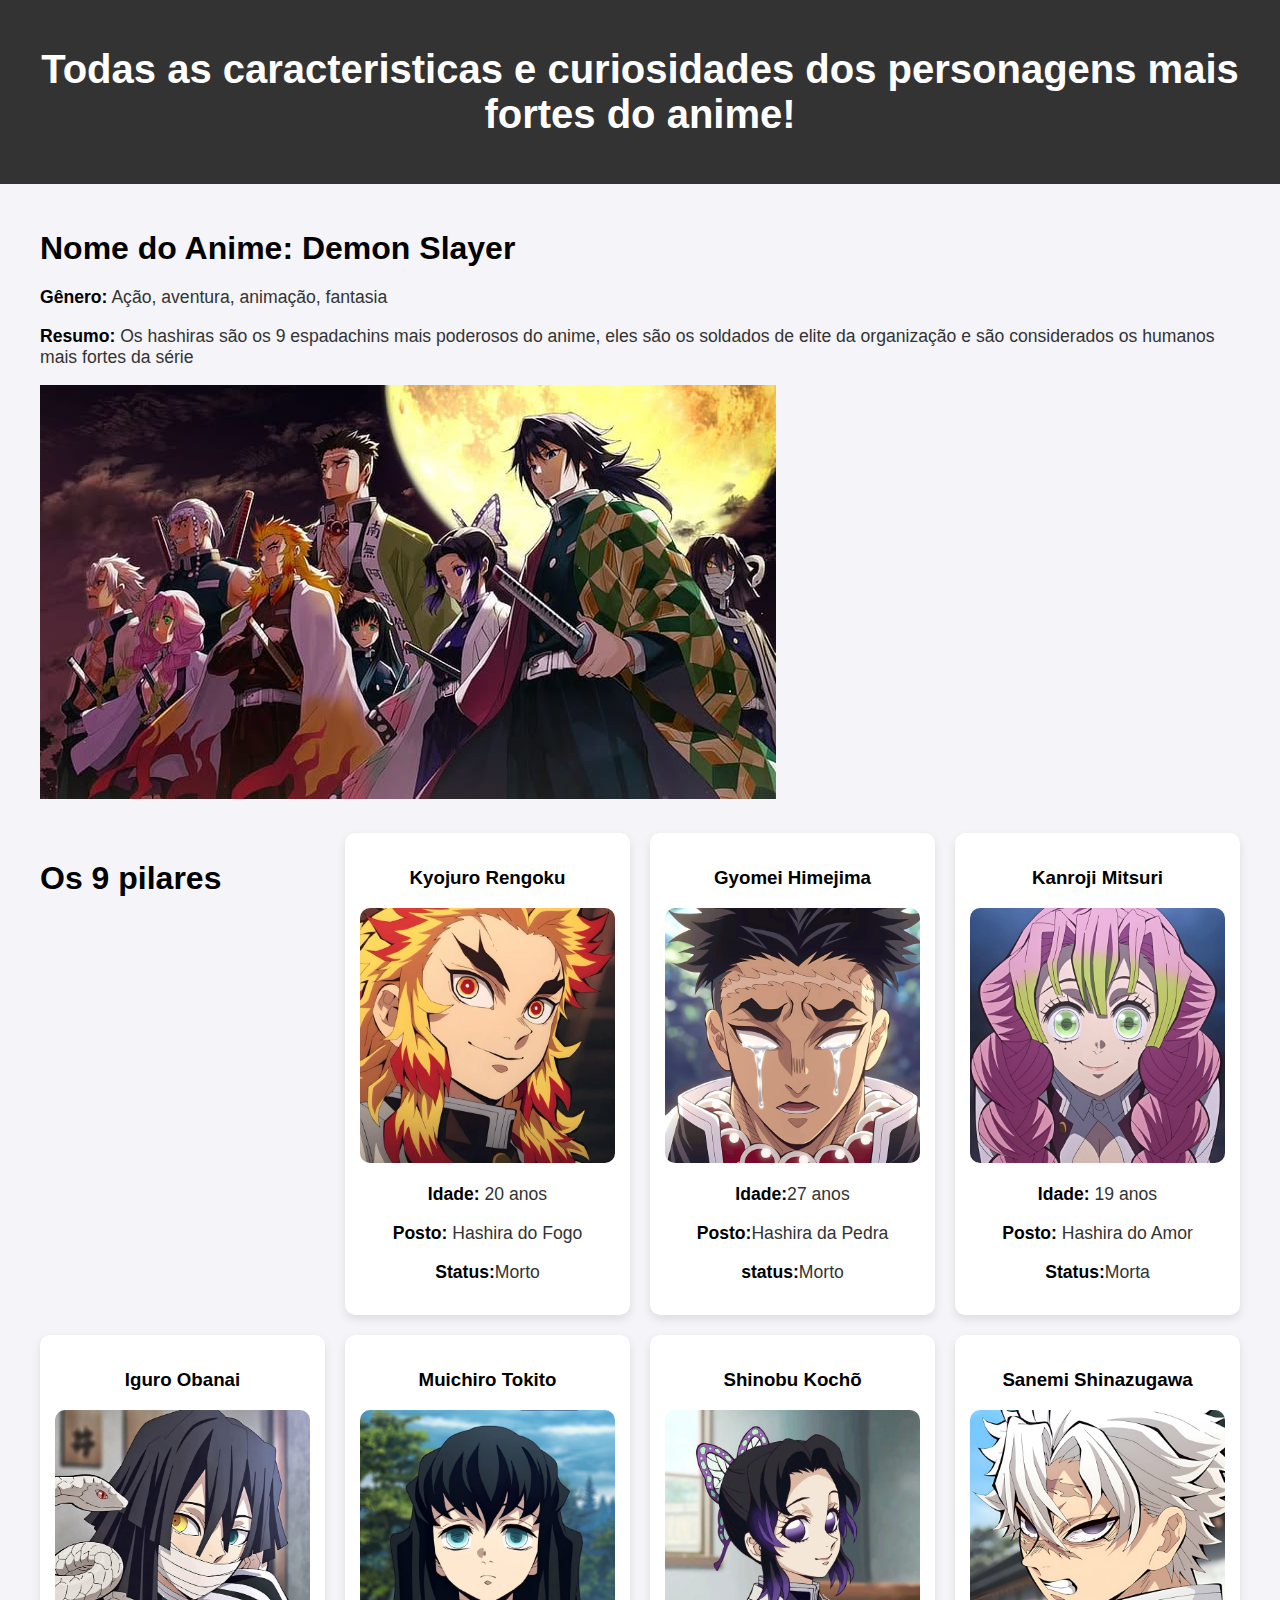
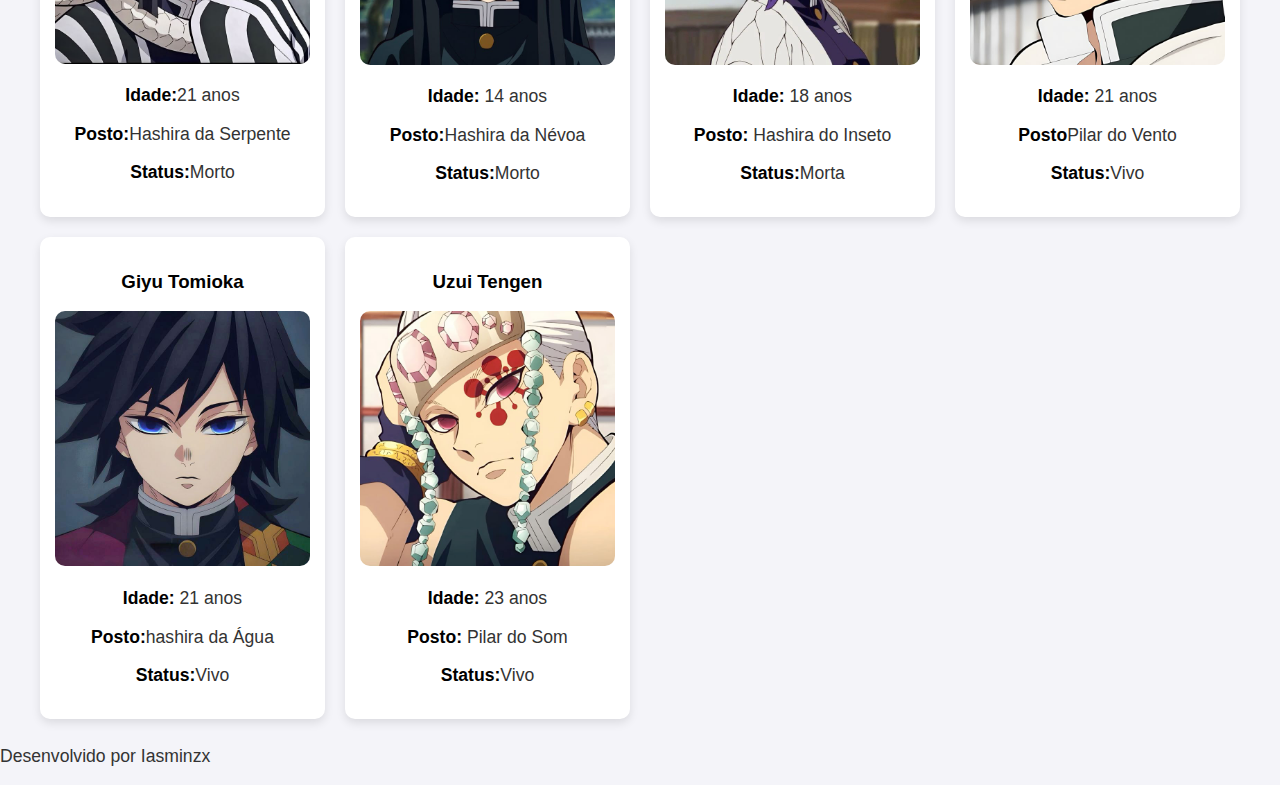
<file: index.html>
<!DOCTYPE html>
<html lang="pt-br">
<head>
    <meta charset="UTF-8">
    <meta name="viewport" content="width=device-width,  initial-scale=1.0">
    <title>HASHIRAS DE DEMON SLAYER</title>
    <link rel="stylesheet" href="styles.css">
</head>
<body>
    <header>
        <h1>Todas as caracteristicas e curiosidades dos personagens mais fortes do anime!</h1>
    </header>


    <section id="anime-info">
        <h2>Nome do Anime: Demon Slayer</h2>
        <P><strong>Gênero:</strong> Ação, aventura, animação, fantasia</P>
        <P><strong>Resumo:</strong> Os hashiras são os 9 espadachins mais poderosos do anime, eles são os soldados de elite da organização e são considerados os humanos mais fortes da série</P>
        <a href="hashira.html">
        <img src="imagens/hashira9.jpeg" alt="Hashiras" />
      </a>
    </section>


    <section id="personagens">
        <h2>Os 9 pilares</h2>

        <div class="personagem">
            <h3>Kyojuro Rengoku</h3>
            <a href="rengoku.html">
               <img src="imagens/rengoku.jpeg" alt="Kyojuro Rengoku" />
            </a>  
            <p><strong>Idade:</strong> 20 anos</p>
            <p><strong>Posto:</strong> Hashira do Fogo</p>
            <p><strong>Status:</strong>Morto</p>
         </div>

         <div class="personagem">
            <h3>Gyomei Himejima</h3>
            <a href="gyomei.html">
            <img src="imagens/gyomei.jpeg" alt="Gyomei Himejima" />
            </a>
            <p><strong>Idade:</strong>27 anos</p>
            <p><strong>Posto:</strong>Hashira da Pedra </p>
            <p><strong>status:</strong>Morto</p>
         </div>

         <div class="personagem">
            <h3>Kanroji Mitsuri</h3>
            <a href="mitsuri.html">
            <img src="imagens/mitsuri.jpeg" alt="Kanroji Mitsuri" />
            </a>
            <p><strong>Idade:</strong> 19 anos</p>
            <p><strong>Posto:</strong> Hashira do Amor</p>
            <p><strong>Status:</strong>Morta</p>
         </div>

         <div class="personagem">
            <h3>Iguro Obanai</h3>
            <a href="obanai.html">
            <img src="imagens/obanai.jpeg" alt="Iguro Obanai" />
            </a>
            <p><strong>Idade:</strong>21 anos</p>
            <p><strong>Posto:</strong>Hashira da Serpente</p>
            <p><strong>Status:</strong>Morto</p>
         </div>


         <div class="personagem">
            <h3>Muichiro Tokito</h3>
            <a href="muichiro.html">
            <img src="imagens/muichiro.jpeg" alt="Muichiro Tokito" />
            </a>
            <p><strong>Idade:</strong> 14 anos</p>
            <p><strong>Posto:</strong>Hashira da Névoa</p>
            <p><strong>Status:</strong>Morto</p>
         </div>


         <div class="personagem">
            <h3>Shinobu Kochõ </h3>
            <a href="shinobu.html">
            <img src="imagens/shinobu.jpeg" alt="Shinobu Kochõ" />
            </a>
            <p><strong>Idade:</strong> 18  anos</p>
            <p><strong>Posto:</strong> Hashira do Inseto</p>
            <p><strong>Status:</strong>Morta</p>
         </div>


         <div class="personagem">
            <h3>Sanemi Shinazugawa</h3>
            <a href="sanemi.html">
            <img src="imagens/sanemi.jpeg" alt="Sanemi Shinazugawa" />
            </a>
            <p><strong>Idade:</strong> 21 anos</p>
            <p><strong>Posto</strong>Pilar do Vento</p>
            <p><strong>Status:</strong>Vivo</p>
         </div>


         <div class="personagem">
            <h3>Giyu Tomioka</h3>
            <a href="tomioka.html">
            <img src="imagens/tomioka.jpeg" alt="Giyu Tomioka" />
            </a>
            <p><strong>Idade:</strong> 21 anos</p>
            <P><strong>Posto:</strong>hashira da Água</P>
            <p><strong>Status:</strong>Vivo</p>
         </div>


         <div class="personagem">
            <h3>Uzui Tengen</h3>
            <a href="uzui.html">
            <img src="imagens/uzui.jpeg" alt="Uzui Tengen" />
            </a>
            <p><strong>Idade:</strong> 23 anos</p>
            <p><strong>Posto:</strong> Pilar do Som</p>
            <p><strong>Status:</strong>Vivo</p>
         </div>
    
    </section>

    <footer>
        <p>Desenvolvido por Iasminzx</p>
    </footer>
</body>
</html>
</file>
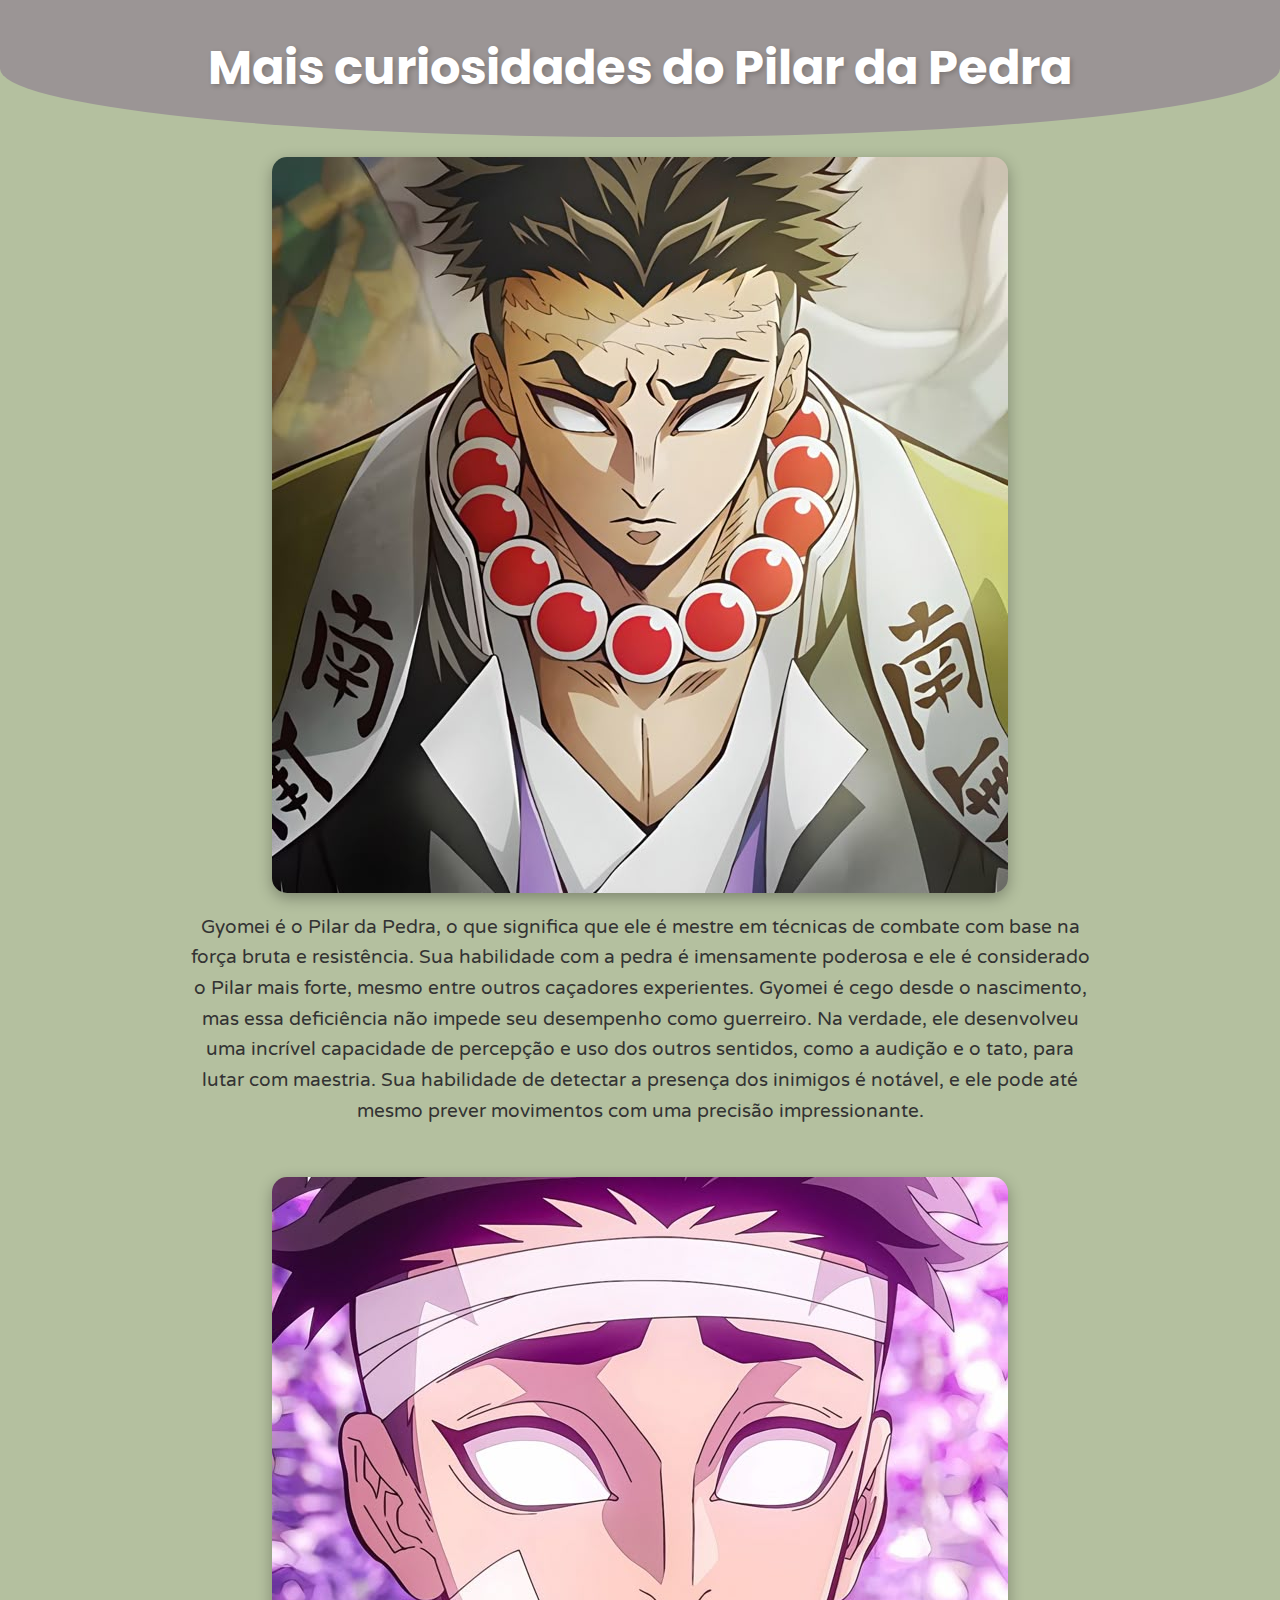
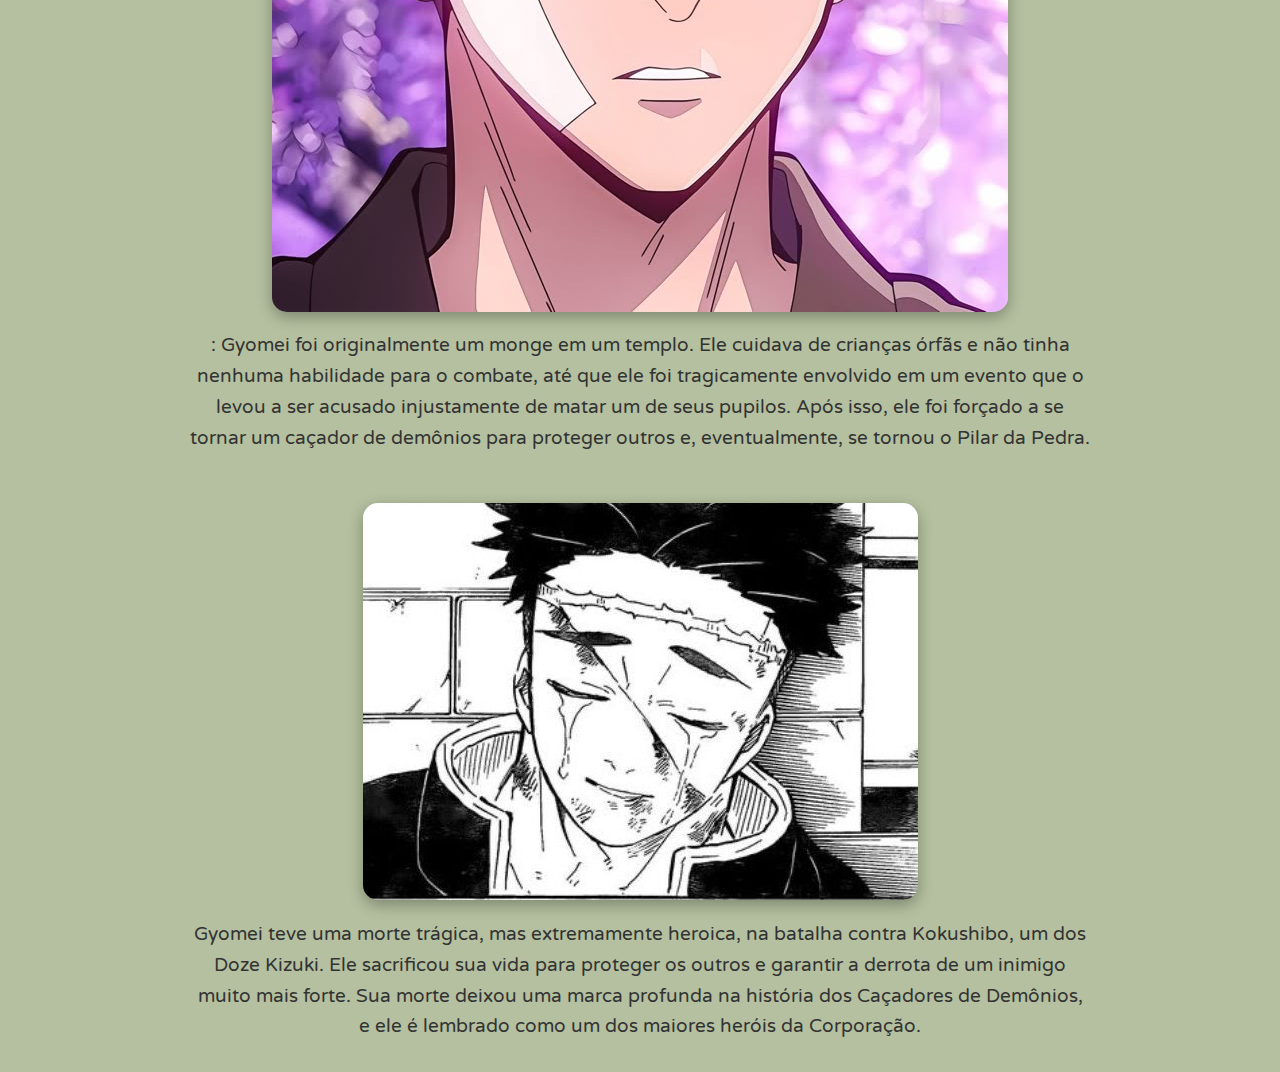
<file: gyomei.html>
<!DOCTYPE html>
<html lang="pt-br">
<head>
    <meta charset="UTF-8">
    <meta name="viewport" content="width=device-width, initial-scale=1.0">
    <title>Mais sobre Gyomei Himejima</title>
    <link rel="stylesheet" href="gyomei.css">
</head>
<body> 
    <header>
        <h1>Mais curiosidades do  Pilar da Pedra</h1> 
    </header>
    <section id="gyomei-info">
        <img src="imagens2/giomey2.jpeg" alt="Gyomei Himejima">
        <p>Gyomei é o Pilar da Pedra, o que significa que ele é mestre em técnicas de combate com base na força bruta e resistência. Sua habilidade com a pedra é imensamente poderosa e ele é considerado o Pilar mais forte, mesmo entre outros caçadores experientes.
            Gyomei é cego desde o nascimento, mas essa deficiência não impede seu desempenho como guerreiro. Na verdade, ele desenvolveu uma incrível capacidade de percepção e uso dos outros sentidos, como a audição e o tato, para lutar com maestria. Sua habilidade de detectar a presença dos inimigos é notável, e ele pode até mesmo prever movimentos com uma precisão impressionante.
        </p>
     </section>
     <section id="gyomei-info">
        <img src="imagens2/gyomei3.jpeg" alt="">
        <p>: Gyomei foi originalmente um monge em um templo. Ele cuidava de crianças órfãs e não tinha nenhuma habilidade para o combate, até que ele foi tragicamente envolvido em um evento que o levou a ser acusado injustamente de matar um de seus pupilos. Após isso, ele foi forçado a se tornar um caçador de demônios para proteger outros e, eventualmente, se tornou o Pilar da Pedra.</p>
     </section>
    
     <section id="gyomei-info">
        <img src="imagens2/gyomeimorte.jpeg" alt="">
        <p>Gyomei teve uma morte trágica, mas extremamente heroica, na batalha contra Kokushibo, um dos Doze Kizuki. Ele sacrificou sua vida para proteger os outros e garantir a derrota de um inimigo muito mais forte. Sua morte deixou uma marca profunda na história dos Caçadores de Demônios, e ele é lembrado como um dos maiores heróis da Corporação.</p>
     </section>
    </body>
    </html>
</file>
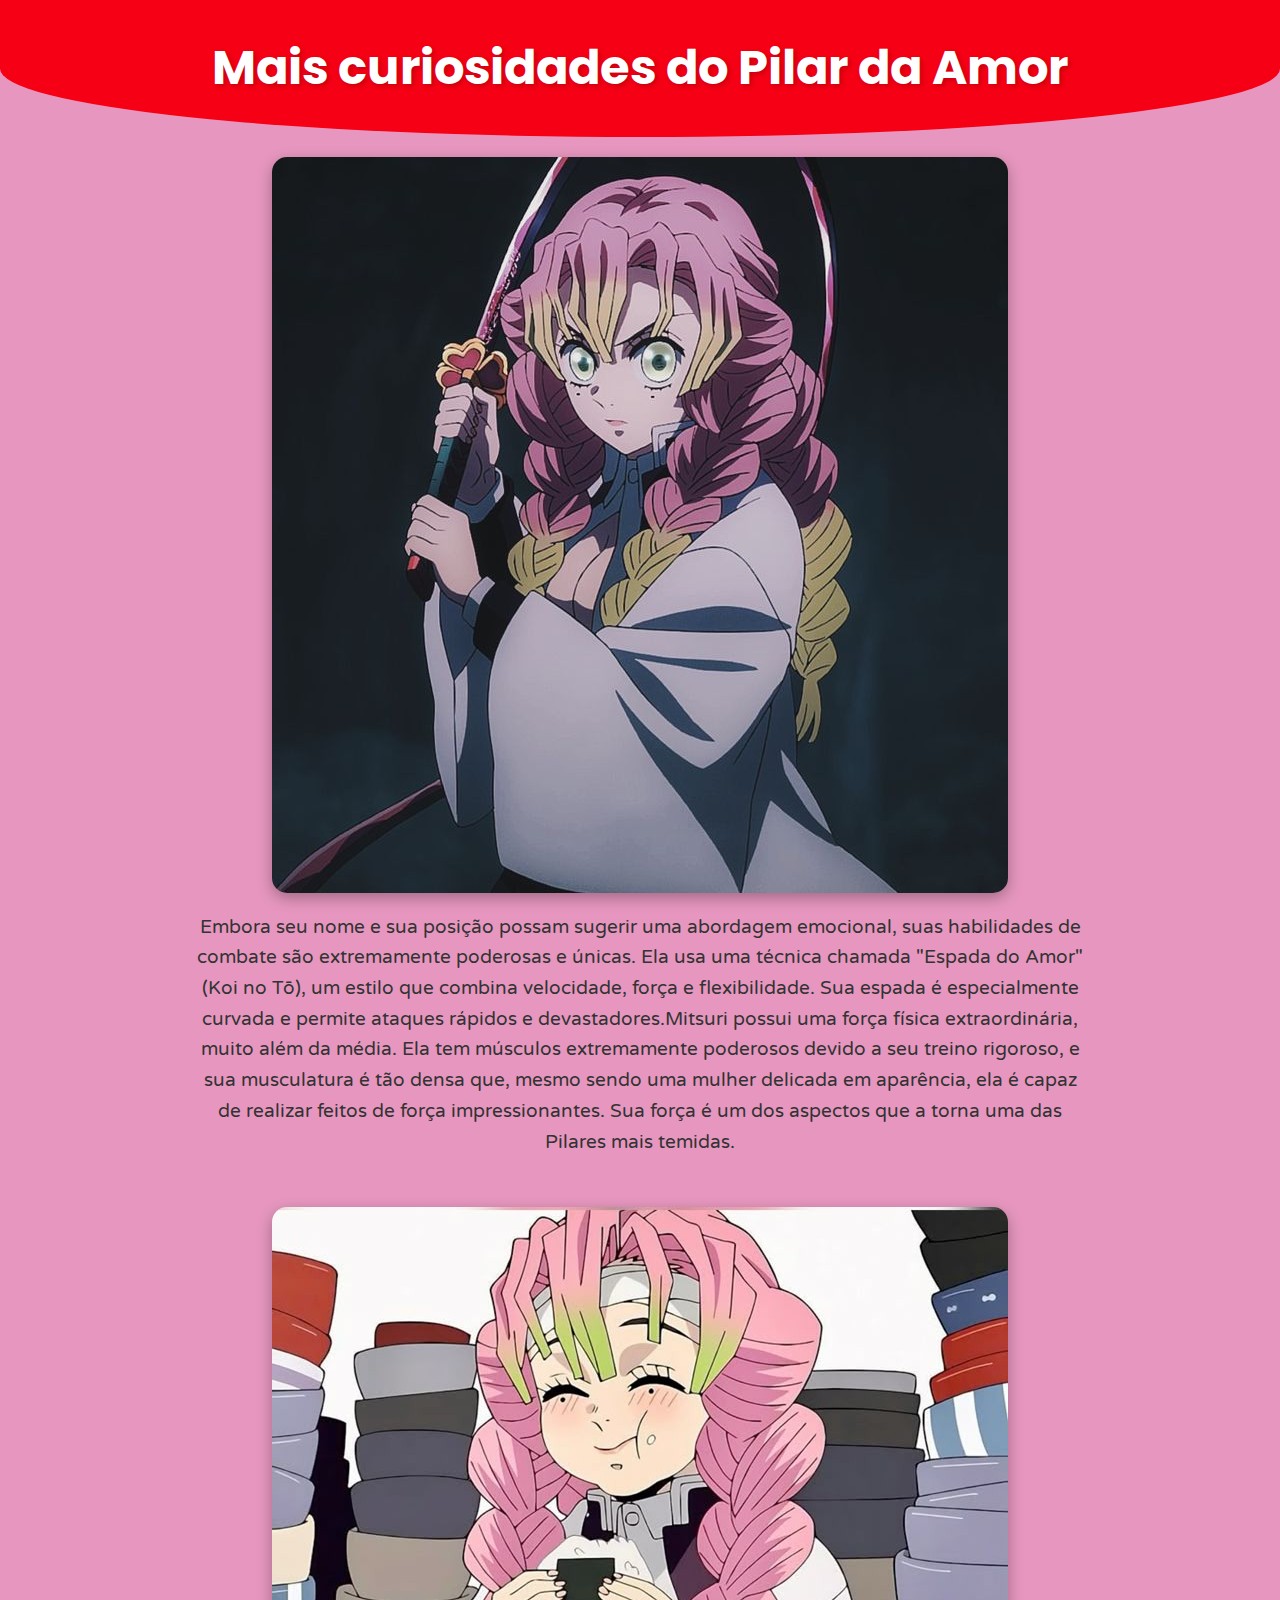
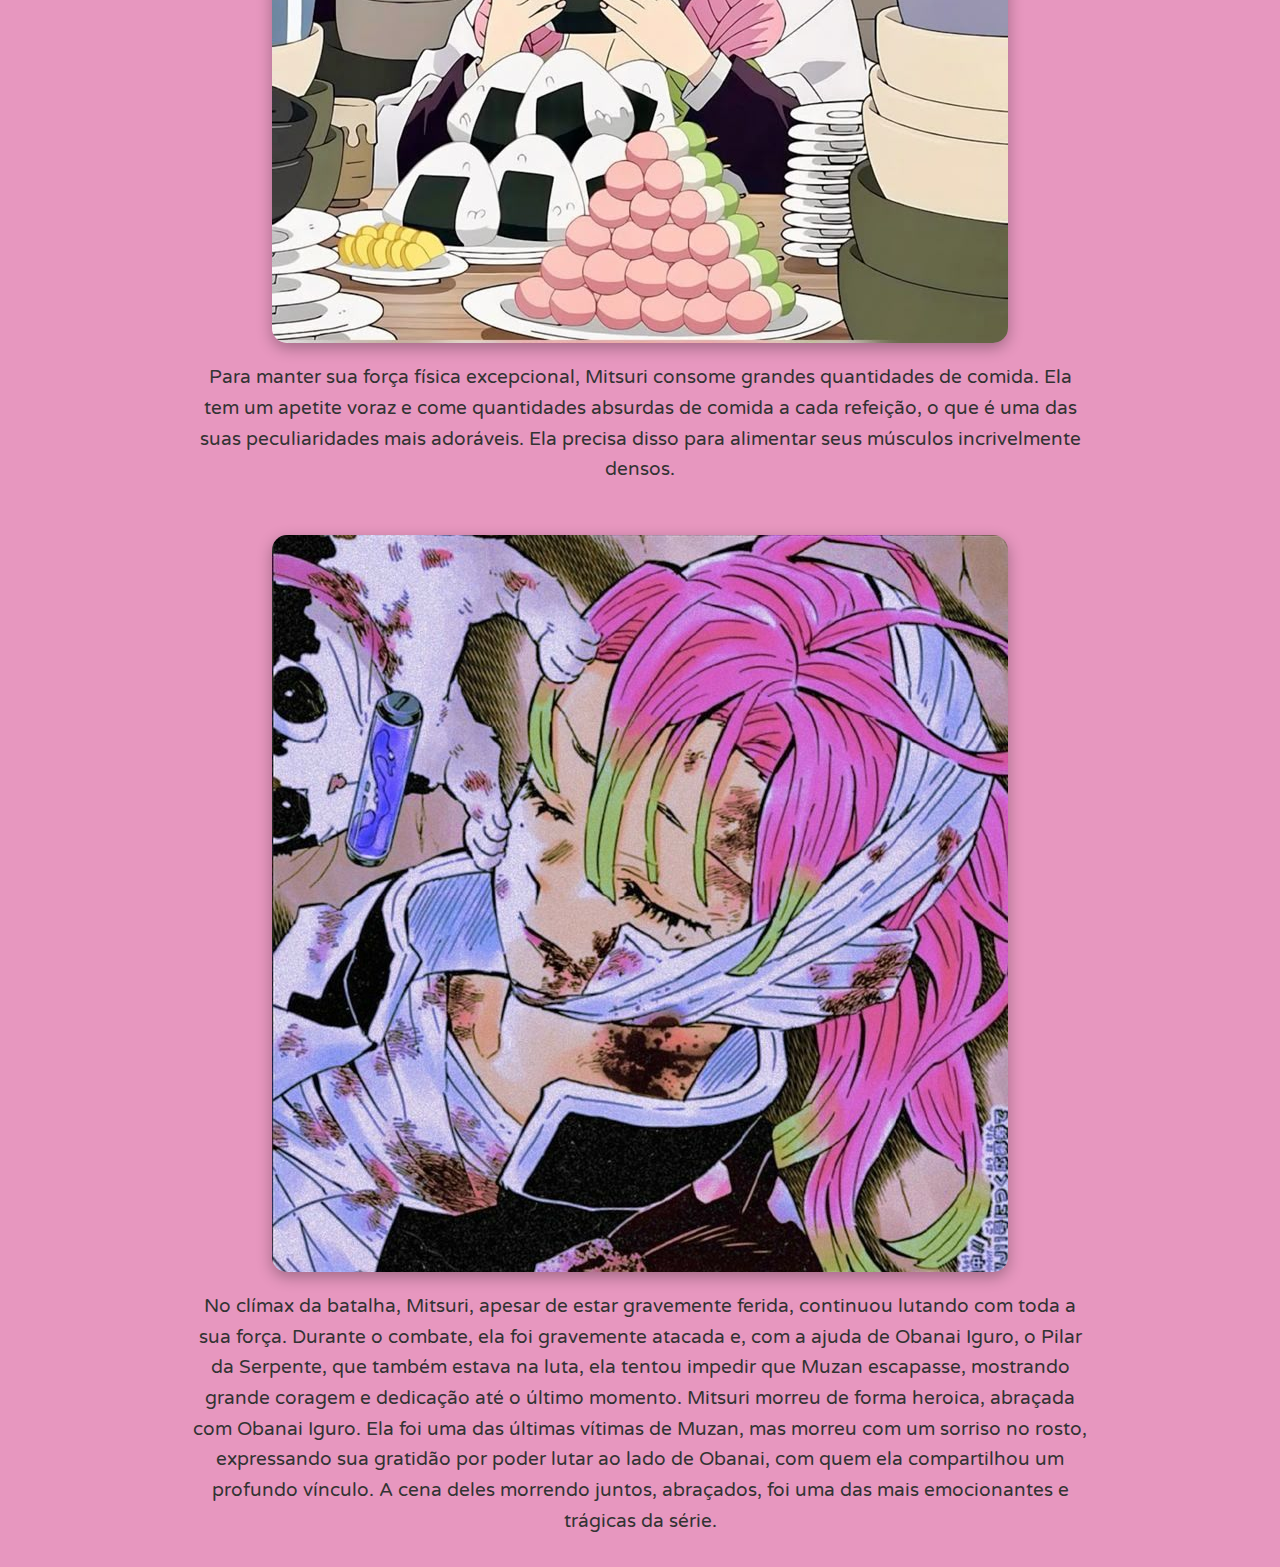
<file: mitsuri.html>
<!DOCTYPE html>
<html lang="pt-br">
<head>
    <meta charset="UTF-8">
    <meta name="viewport" content="width=device-width, initial-scale=1.0">
    <title>Mais sobre Kanroji Mitsuri</title>
    <link rel="stylesheet" href="mitsuri.css">
</head>
<body> 
    <header>
        <h1>Mais curiosidades do  Pilar da Amor</h1> 
    </header>
    <section id="mitsuri-info">
        <img src="imagens2/mitsuri1.jpeg" alt="">
        <p>Embora seu nome e sua posição possam sugerir uma abordagem emocional, suas habilidades de combate são extremamente poderosas e únicas. Ela usa uma técnica chamada "Espada do Amor" (Koi no Tō), um estilo que combina velocidade, força e flexibilidade. Sua espada é especialmente curvada e permite ataques rápidos e devastadores.Mitsuri possui uma força física extraordinária, muito além da média. Ela tem músculos extremamente poderosos devido a seu treino rigoroso, e sua musculatura é tão densa que, mesmo sendo uma mulher delicada em aparência, ela é capaz de realizar feitos de força impressionantes. Sua força é um dos aspectos que a torna uma das Pilares mais temidas.</p>
    </section>

    <section id="mitsuri-info">
        <img src="imagens2/mitsuricomendo.jpeg" alt="">
        <p> Para manter sua força física excepcional, Mitsuri consome grandes quantidades de comida. Ela tem um apetite voraz e come quantidades absurdas de comida a cada refeição, o que é uma das suas peculiaridades mais adoráveis. Ela precisa disso para alimentar seus músculos incrivelmente densos. </p>
    </section>

    <section id="mitsuri-info">
        <img src="imagens2/mitsurimorte.jpeg" alt="">
        <p>No clímax da batalha, Mitsuri, apesar de estar gravemente ferida, continuou lutando com toda a sua força. Durante o combate, ela foi gravemente atacada e, com a ajuda de Obanai Iguro, o Pilar da Serpente, que também estava na luta, ela tentou impedir que Muzan escapasse, mostrando grande coragem e dedicação até o último momento.
            Mitsuri morreu de forma heroica, abraçada com Obanai Iguro. Ela foi uma das últimas vítimas de Muzan, mas morreu com um sorriso no rosto, expressando sua gratidão por poder lutar ao lado de Obanai, com quem ela compartilhou um profundo vínculo. A cena deles morrendo juntos, abraçados, foi uma das mais emocionantes e trágicas da série.
        </p>
     </section>
</file>
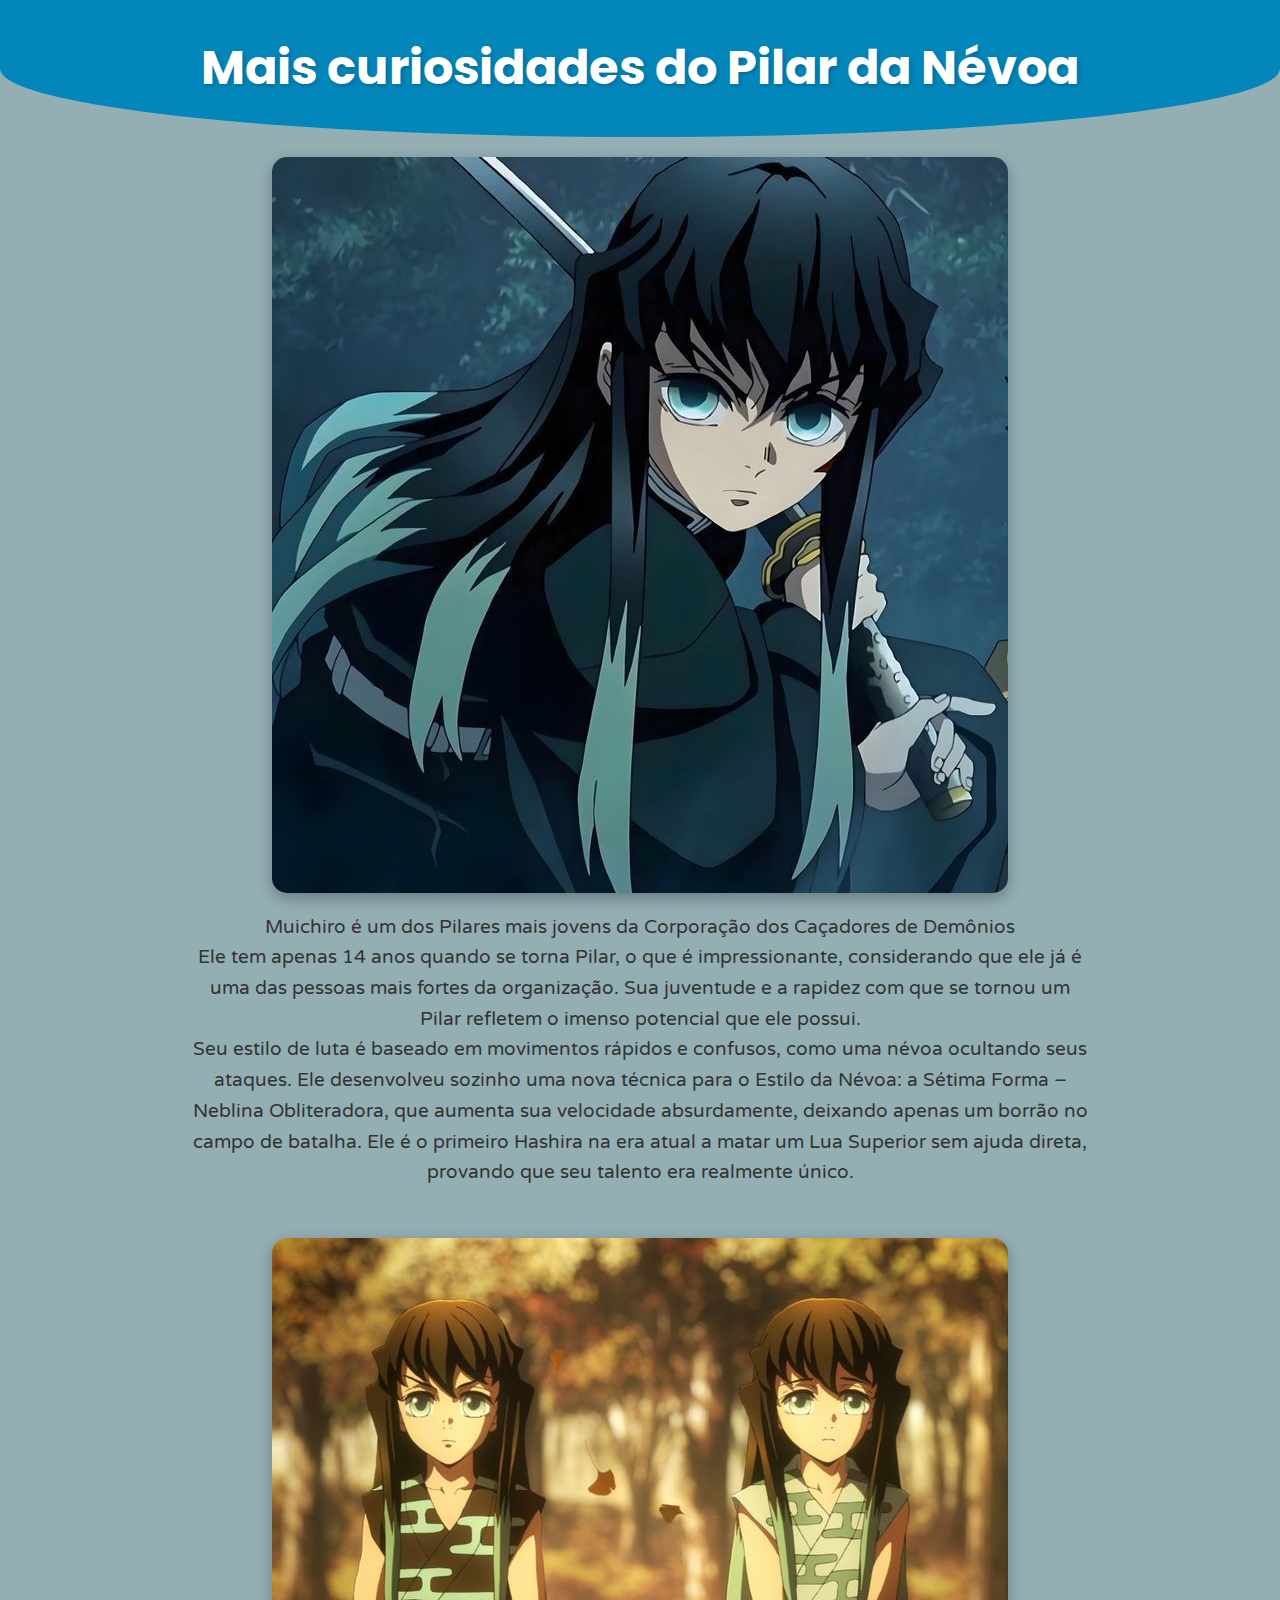
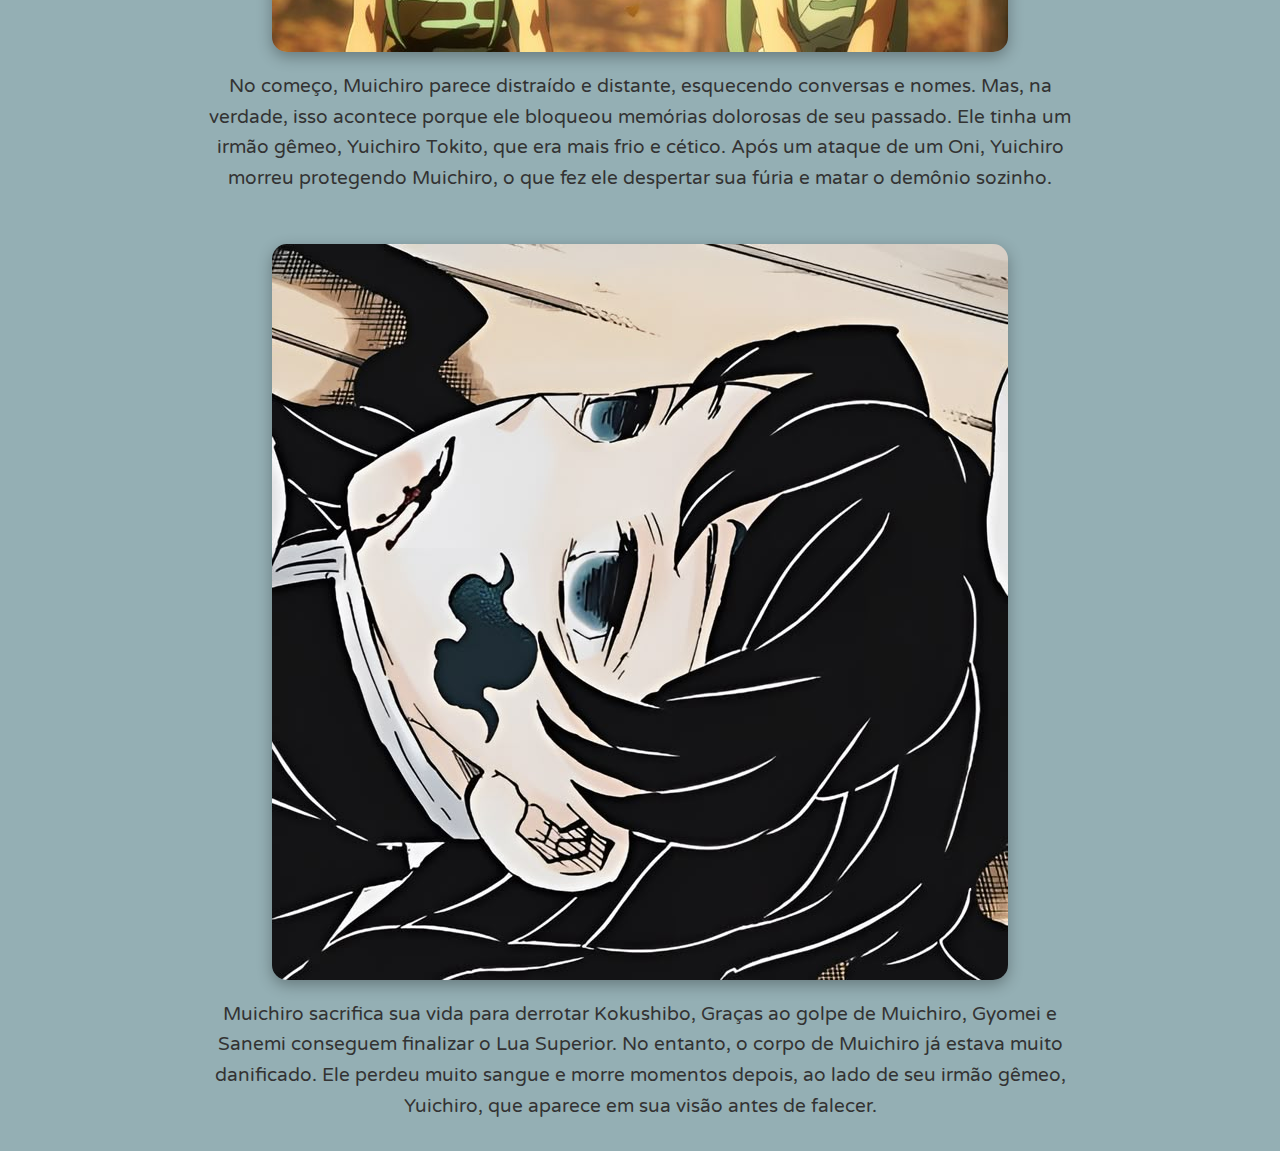
<file: muichiro.html>
<!DOCTYPE html>
<html lang="pt-br">
<head>
    <meta charset="UTF-8">
    <meta name="viewport" content="width=device-width, initial-scale=1.0">
    <title>Mais sobre Muichiro Tokito</title>
    <link rel="stylesheet" href="muichiro.css">
</head>
<body> 
    <header>
        <h1>Mais curiosidades do  Pilar da Névoa</h1> 
    </header>
    
    <section id="muichiro-info">
        <img src="imagens2/muichiro2.jpeg" alt="">
        <p>Muichiro é um dos Pilares mais jovens da Corporação dos Caçadores de Demônios<br> Ele tem apenas 14 anos quando se torna Pilar, o que é impressionante, considerando que ele já é uma das pessoas mais fortes da organização. Sua juventude e a rapidez com que se tornou um Pilar refletem o imenso potencial que ele possui.<br>Seu estilo de luta é baseado em movimentos rápidos e confusos, como uma névoa ocultando seus ataques.
            Ele desenvolveu sozinho uma nova técnica para o Estilo da Névoa: a Sétima Forma – Neblina Obliteradora, que aumenta sua velocidade absurdamente, deixando apenas um borrão no campo de batalha.
            Ele é o primeiro Hashira na era atual a matar um Lua Superior sem ajuda direta, provando que seu talento era realmente único.
        </p>
    </section>

    <section id="muichiro-info">
        <img src="imagens2/muichiroirmao.jpeg" alt="">
        <p>No começo, Muichiro parece distraído e distante, esquecendo conversas e nomes. Mas, na verdade, isso acontece porque ele bloqueou memórias dolorosas de seu passado.
            Ele tinha um irmão gêmeo, Yuichiro Tokito, que era mais frio e cético. Após um ataque de um Oni, Yuichiro morreu protegendo Muichiro, o que fez ele despertar sua fúria e matar o demônio sozinho.
        </p>
    </section>

    <section id="muichiro-info">
        <img src="imagens2/muichiromorte.jpeg" alt="">
        <p>Muichiro sacrifica sua vida para derrotar Kokushibo, Graças ao golpe de Muichiro, Gyomei e Sanemi conseguem finalizar o Lua Superior.
            No entanto, o corpo de Muichiro já estava muito danificado. Ele perdeu muito sangue e morre momentos depois, ao lado de seu irmão gêmeo, Yuichiro, que aparece em sua visão antes de falecer.
        </p>
    </section>
</file>
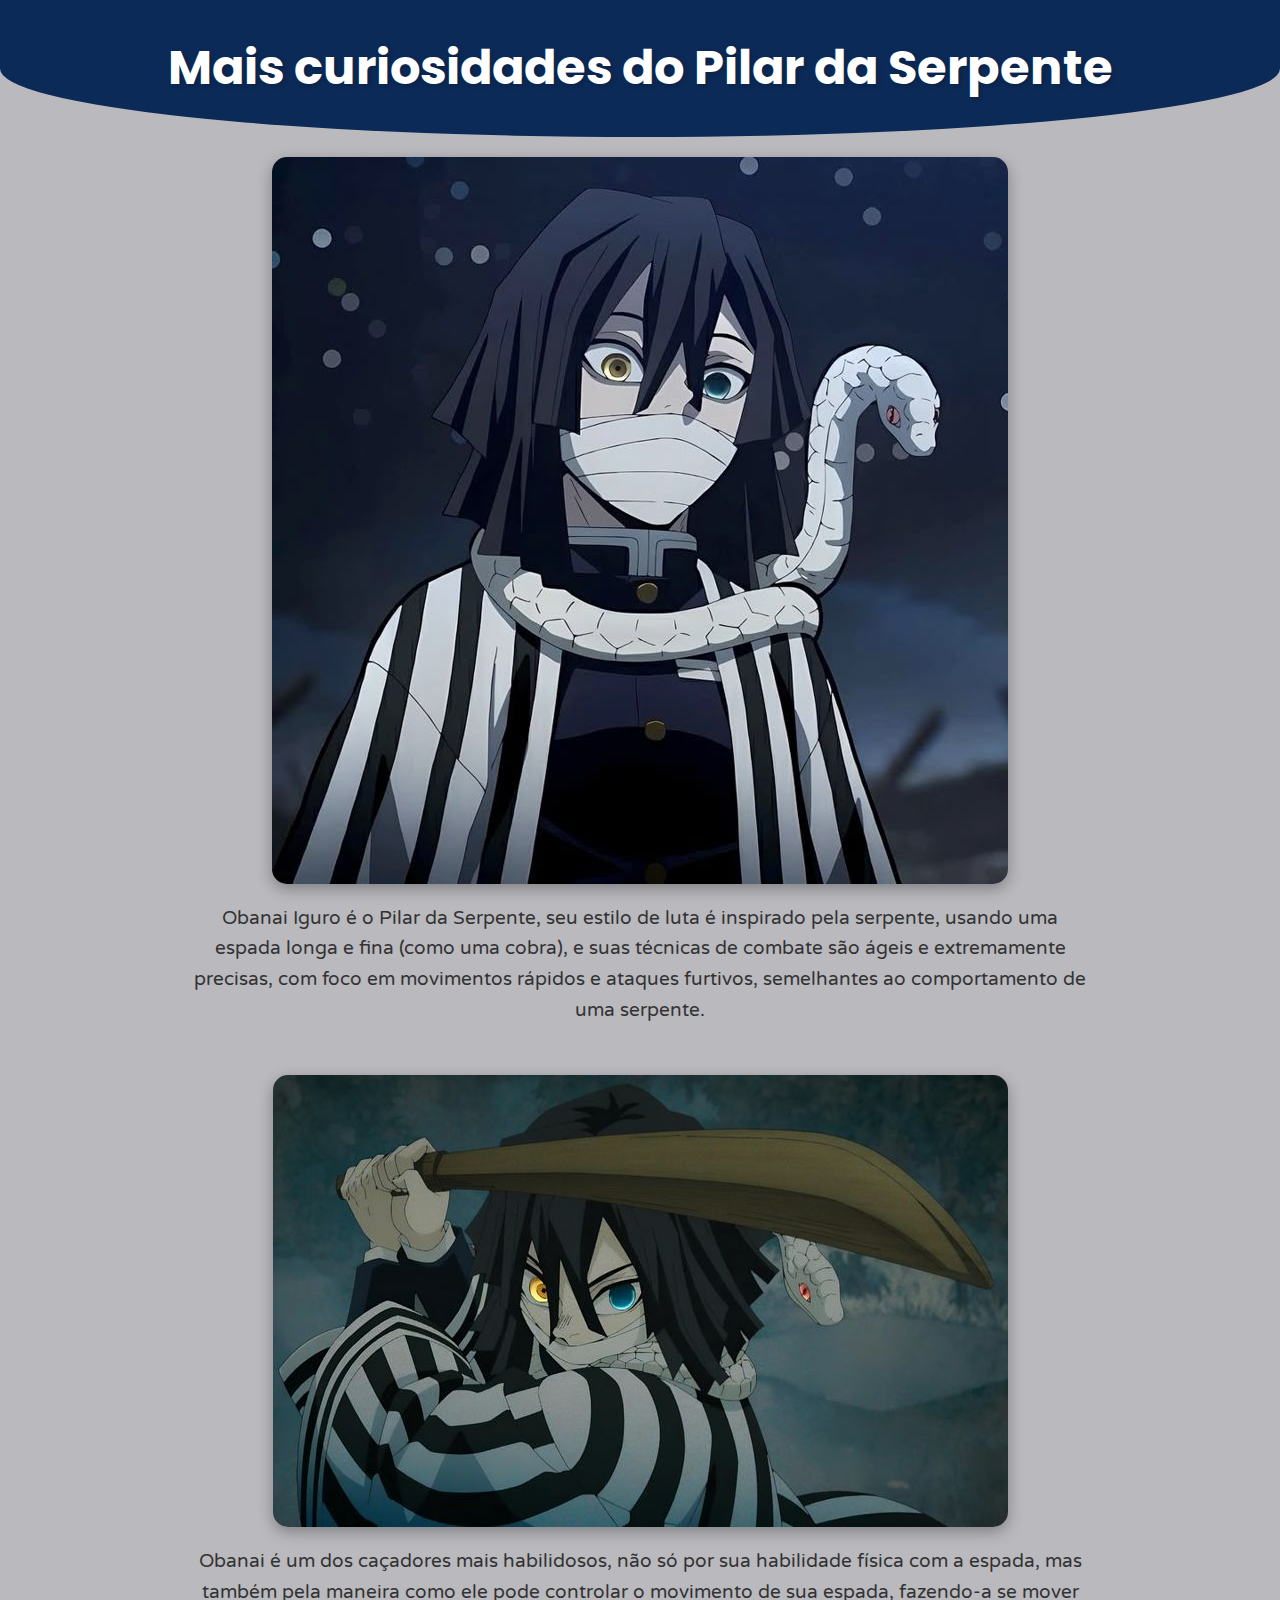
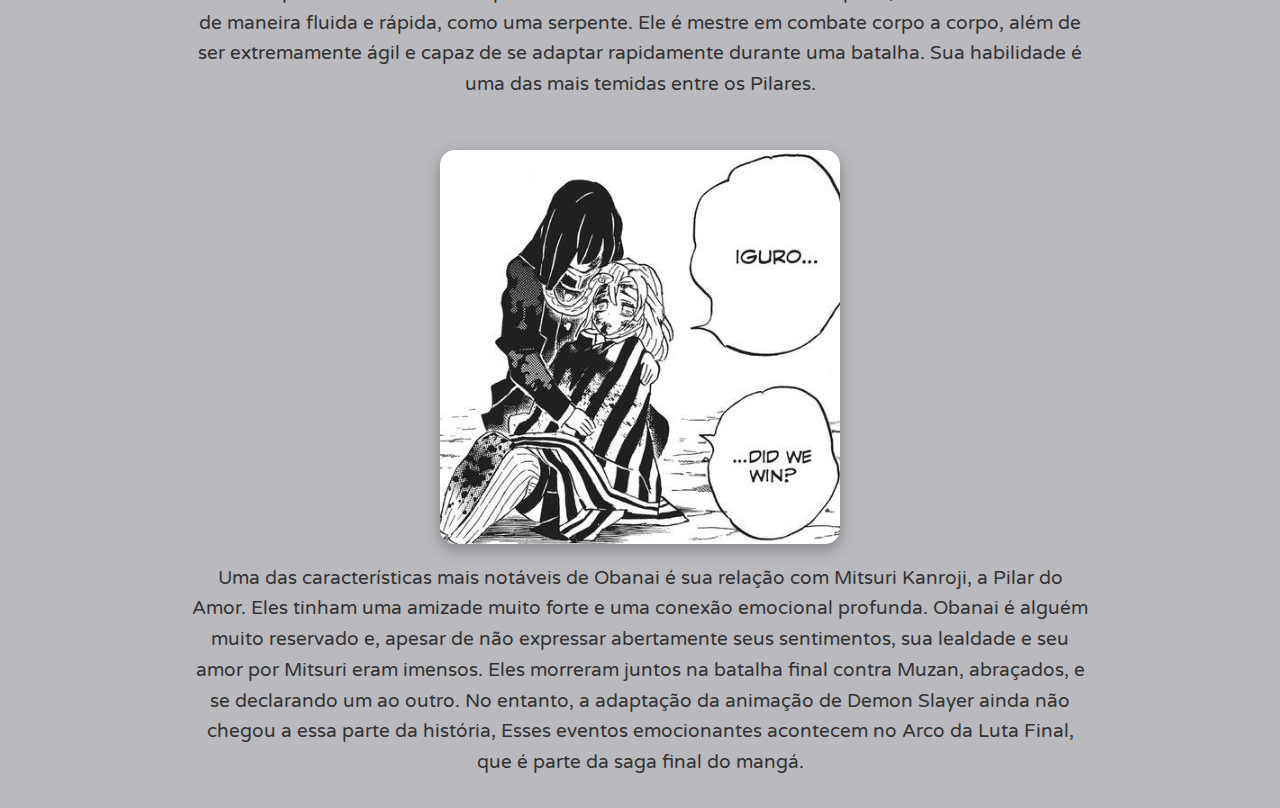
<file: obanai.html>
<!DOCTYPE html>
<html lang="pt-br">
<head>
    <meta charset="UTF-8">
    <meta name="viewport" content="width=device-width, initial-scale=1.0">
    <title>Mais sobre Iguro Obanai</title>
    <link rel="stylesheet" href="obanai.css">
</head>
<body> 
    <header>
        <h1>Mais curiosidades do  Pilar da Serpente</h1> 
    </header>
    <section id="obanai-info">
        <img src="imagens2/obanai2.jpeg" alt="">
        <p>Obanai Iguro é o Pilar da Serpente, seu estilo de luta é inspirado pela serpente, usando uma espada longa e fina (como uma cobra), e suas técnicas de combate são ágeis e extremamente precisas, com foco em movimentos rápidos e ataques furtivos, semelhantes ao comportamento de uma serpente.</p>
    </section>

    <section id="obanai-info">
        <img src="imagens2/obanailuta.jpeg" alt="">
        <p>Obanai é um dos caçadores mais habilidosos, não só por sua habilidade física com a espada, mas também pela maneira como ele pode controlar o movimento de sua espada, fazendo-a se mover de maneira fluida e rápida, como uma serpente. Ele é mestre em combate corpo a corpo, além de ser extremamente ágil e capaz de se adaptar rapidamente durante uma batalha. Sua habilidade é uma das mais temidas entre os Pilares.</p>
     </section>

     <section id="obanai-info">
        <img src="imagens2/obanaimorte.jpeg" alt="">
        <p>Uma das características mais notáveis de Obanai é sua relação com Mitsuri Kanroji, a Pilar do Amor. Eles tinham uma amizade muito forte e uma conexão emocional profunda. Obanai é alguém muito reservado e, apesar de não expressar abertamente seus sentimentos, sua lealdade e seu amor por Mitsuri eram imensos. Eles morreram juntos na batalha final contra Muzan, abraçados, e se declarando um ao outro. No entanto, a adaptação da animação de Demon Slayer ainda não chegou a essa parte da história, Esses eventos emocionantes acontecem no Arco da Luta Final, que é parte da saga final do mangá.</p>
     </section>
</file>
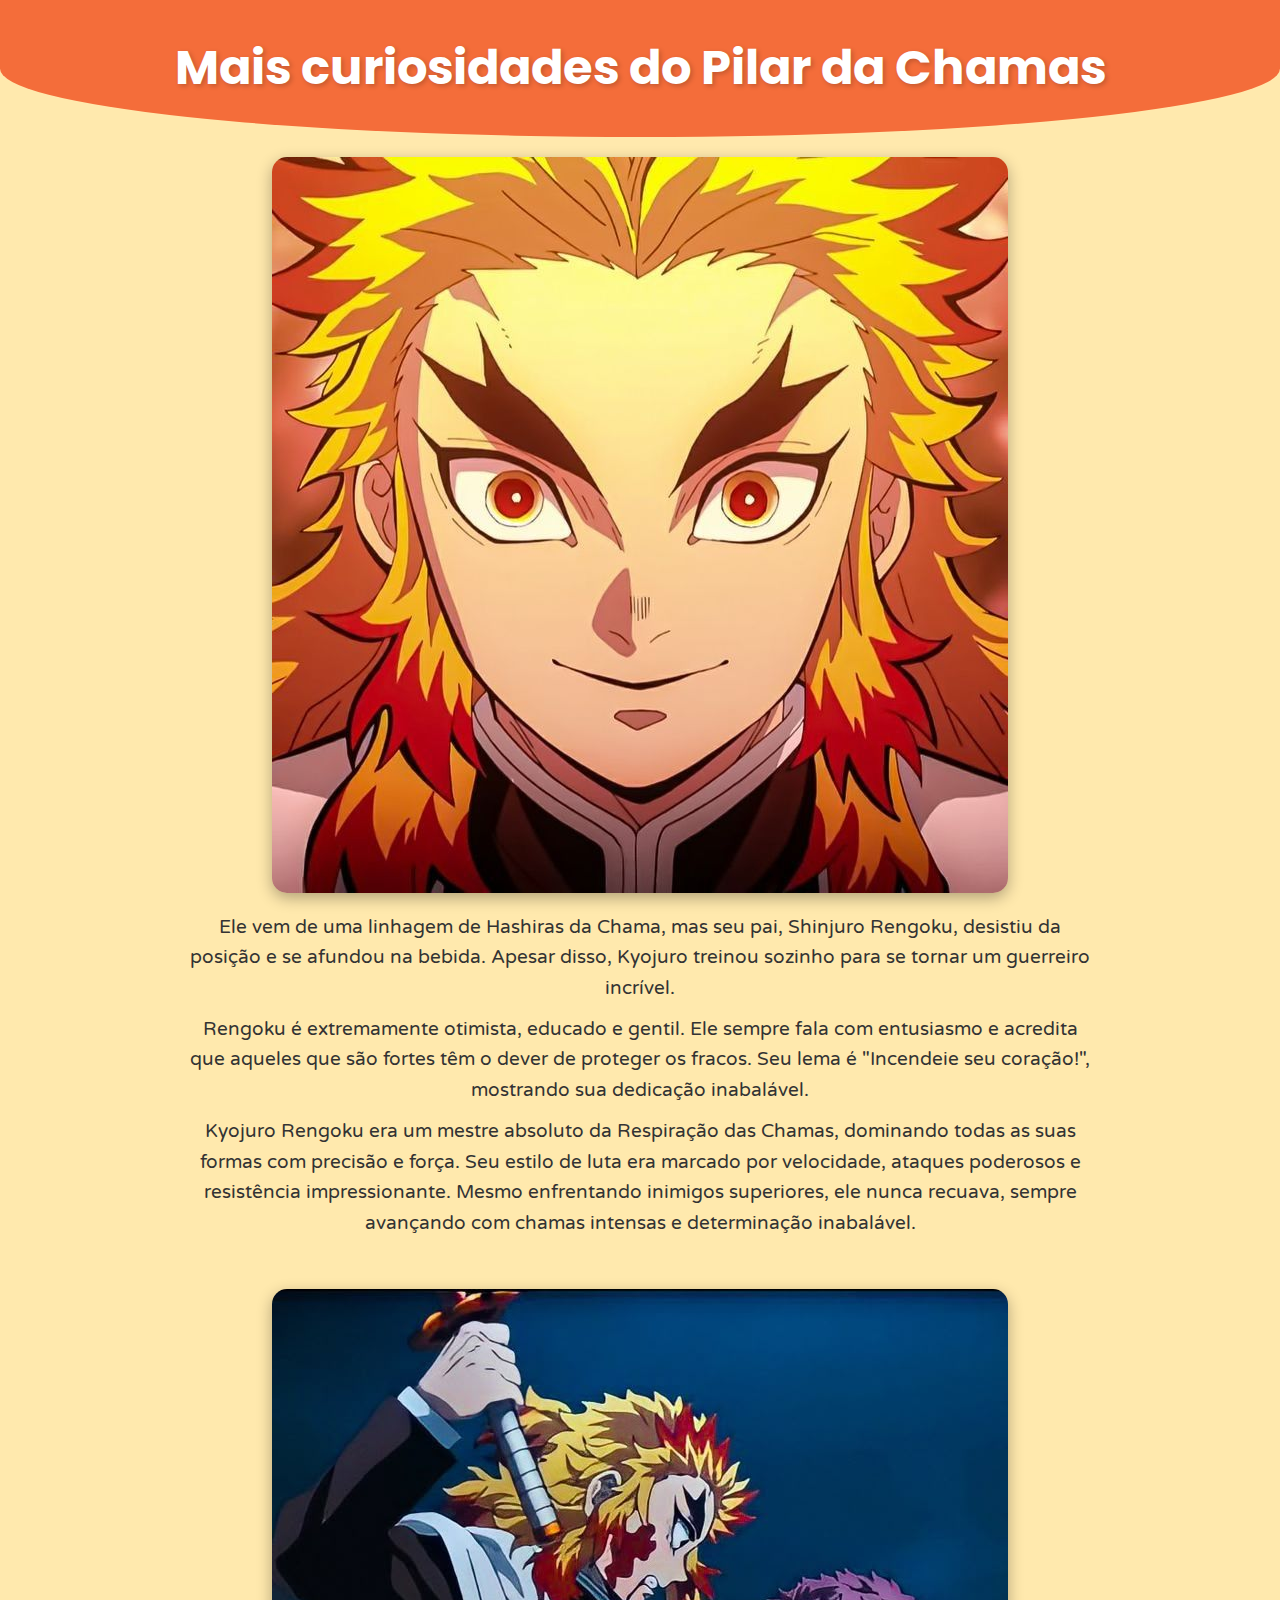
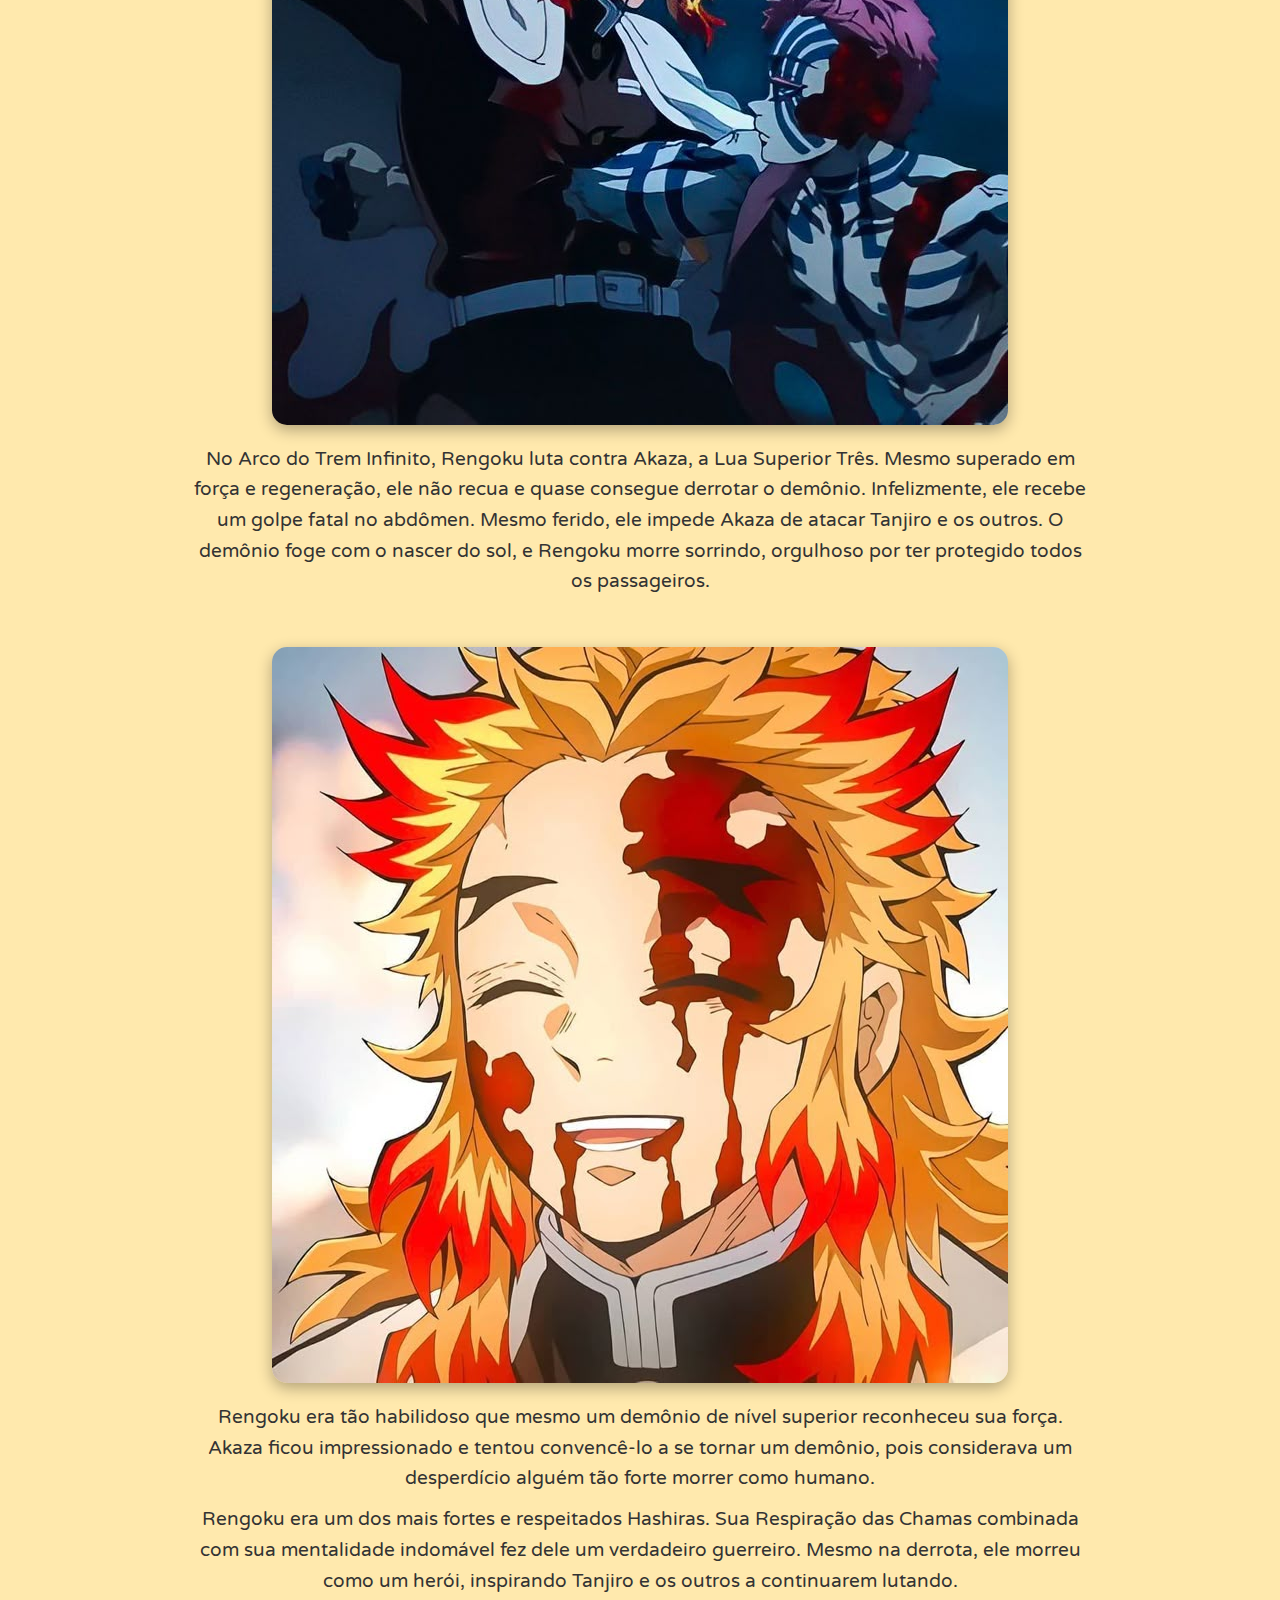
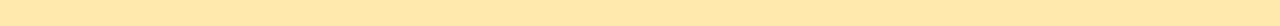
<file: rengoku.html>
<!DOCTYPE html>
<html lang="pt-br">
<head>
    <meta charset="UTF-8">
    <meta name="viewport" content="width=device-width, initial-scale=1.0">
    <title>Mais sobre Kyojuro Rengoku</title>
    <link rel="stylesheet" href="rengoku.css">
</head>
<body> 
    <header>
        <h1>Mais curiosidades do  Pilar da Chamas</h1> 
    </header>
    <section id="rengoku-info">
        <img src="imagens2/rengoku2.jpeg" alt="Kyojuro Rengoku" />
        <p>Ele vem de uma linhagem de Hashiras da Chama, mas seu pai, Shinjuro Rengoku, desistiu da posição e se afundou na bebida. Apesar disso, Kyojuro treinou sozinho para se tornar um guerreiro incrível.
        </p>
        <p>Rengoku é extremamente otimista, educado e gentil. Ele sempre fala com entusiasmo e acredita que aqueles que são fortes têm o dever de proteger os fracos. Seu lema é "Incendeie seu coração!", mostrando sua dedicação inabalável.</p>
        <p>Kyojuro Rengoku era um mestre absoluto da Respiração das Chamas, dominando todas as suas formas com precisão e força. Seu estilo de luta era marcado por velocidade, ataques poderosos e resistência impressionante. Mesmo enfrentando inimigos superiores, ele nunca recuava, sempre avançando com chamas intensas e determinação inabalável.</p> 
    </section>

    <section id="rengoku-info">
        <img src="imagens2/rengokumorte.jpeg" alt="">
        <p>No Arco do Trem Infinito, Rengoku luta contra Akaza, a Lua Superior Três. Mesmo superado em força e regeneração, ele não recua e quase consegue derrotar o demônio. Infelizmente, ele recebe um golpe fatal no abdômen.
            Mesmo ferido, ele impede Akaza de atacar Tanjiro e os outros. O demônio foge com o nascer do sol, e Rengoku morre sorrindo, orgulhoso por ter protegido todos os passageiros.
        </p>
    </section>
    

    <section id="rengoku-info">
        <img src="imagens2/rengokulast.jpeg" alt="">
        <p>Rengoku era tão habilidoso que mesmo um demônio de nível superior reconheceu sua força. Akaza ficou impressionado e tentou convencê-lo a se tornar um demônio, pois considerava um desperdício alguém tão forte morrer como humano.
        </p>
        <p>Rengoku era um dos mais fortes e respeitados Hashiras. Sua Respiração das Chamas combinada com sua mentalidade indomável fez dele um verdadeiro guerreiro. Mesmo na derrota, ele morreu como um herói, inspirando Tanjiro e os outros a continuarem lutando.</p>
    </section>
   
</body>
</html>
</file>
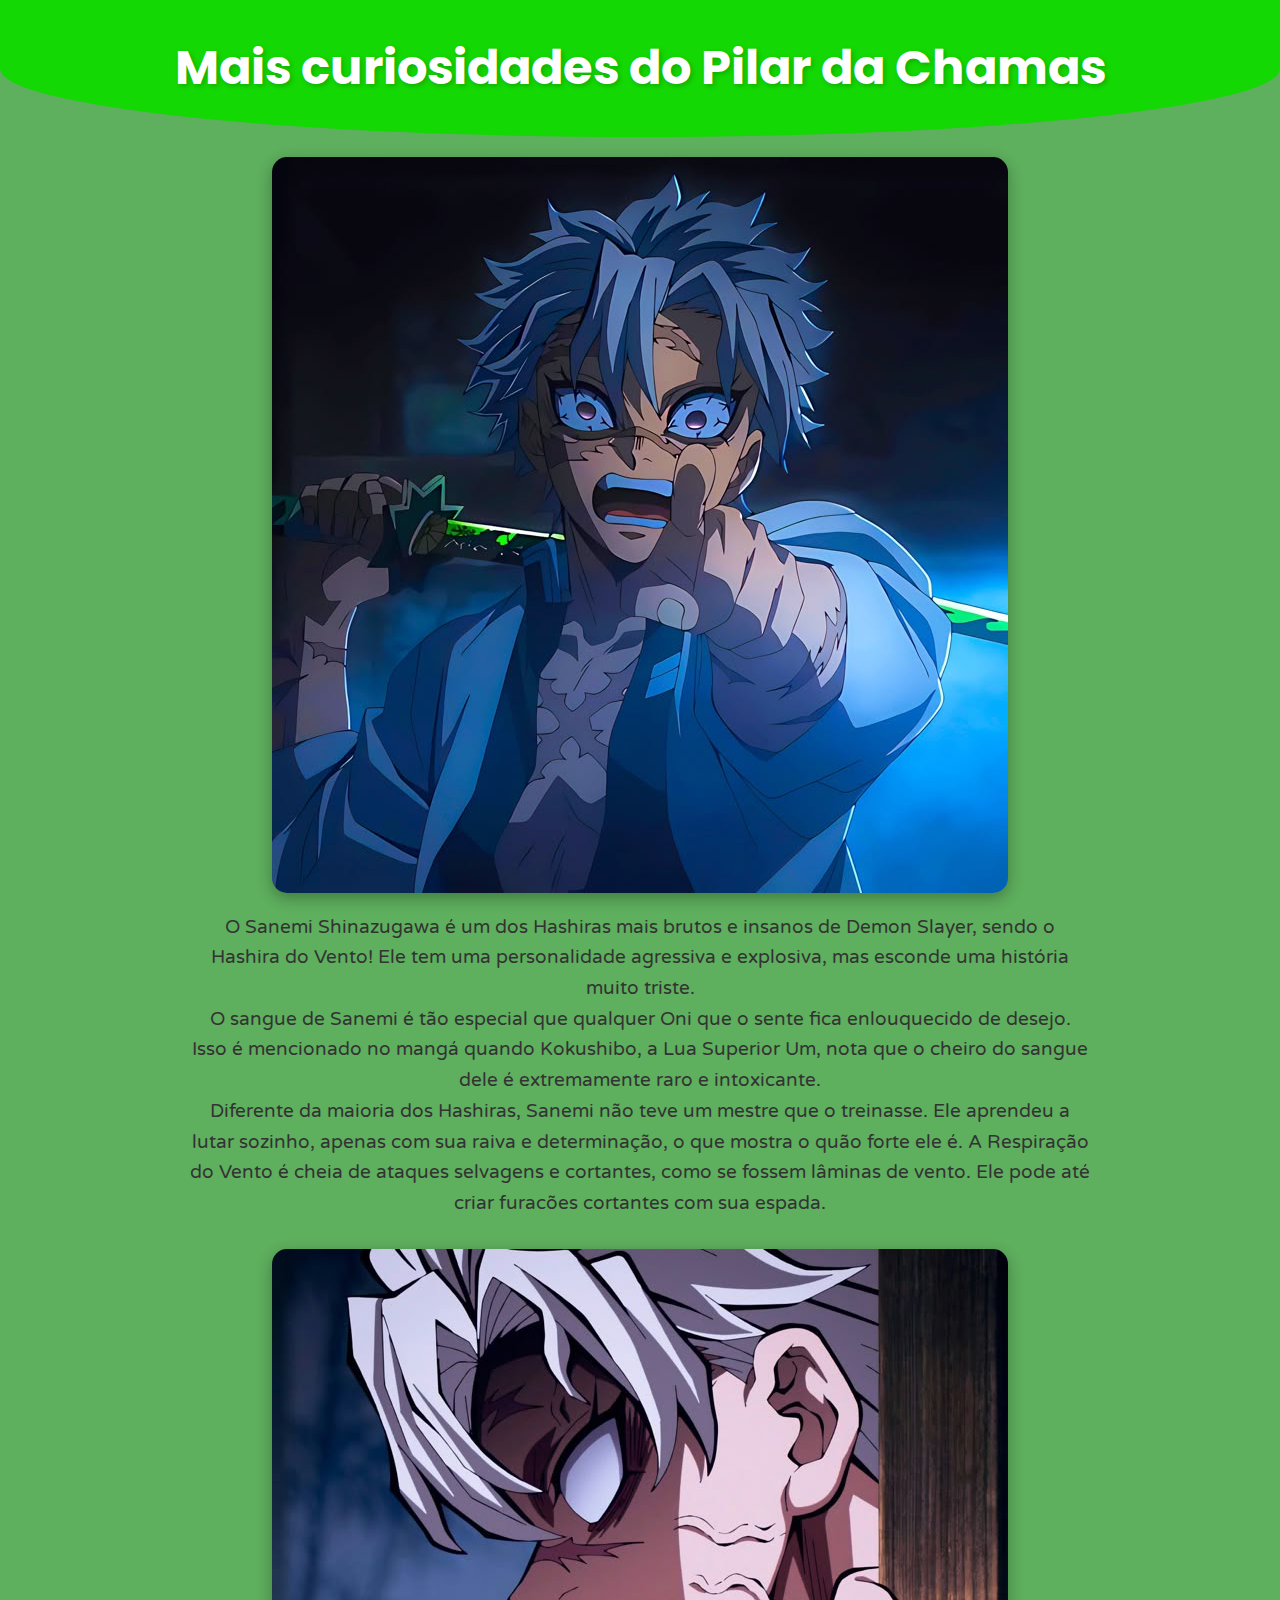
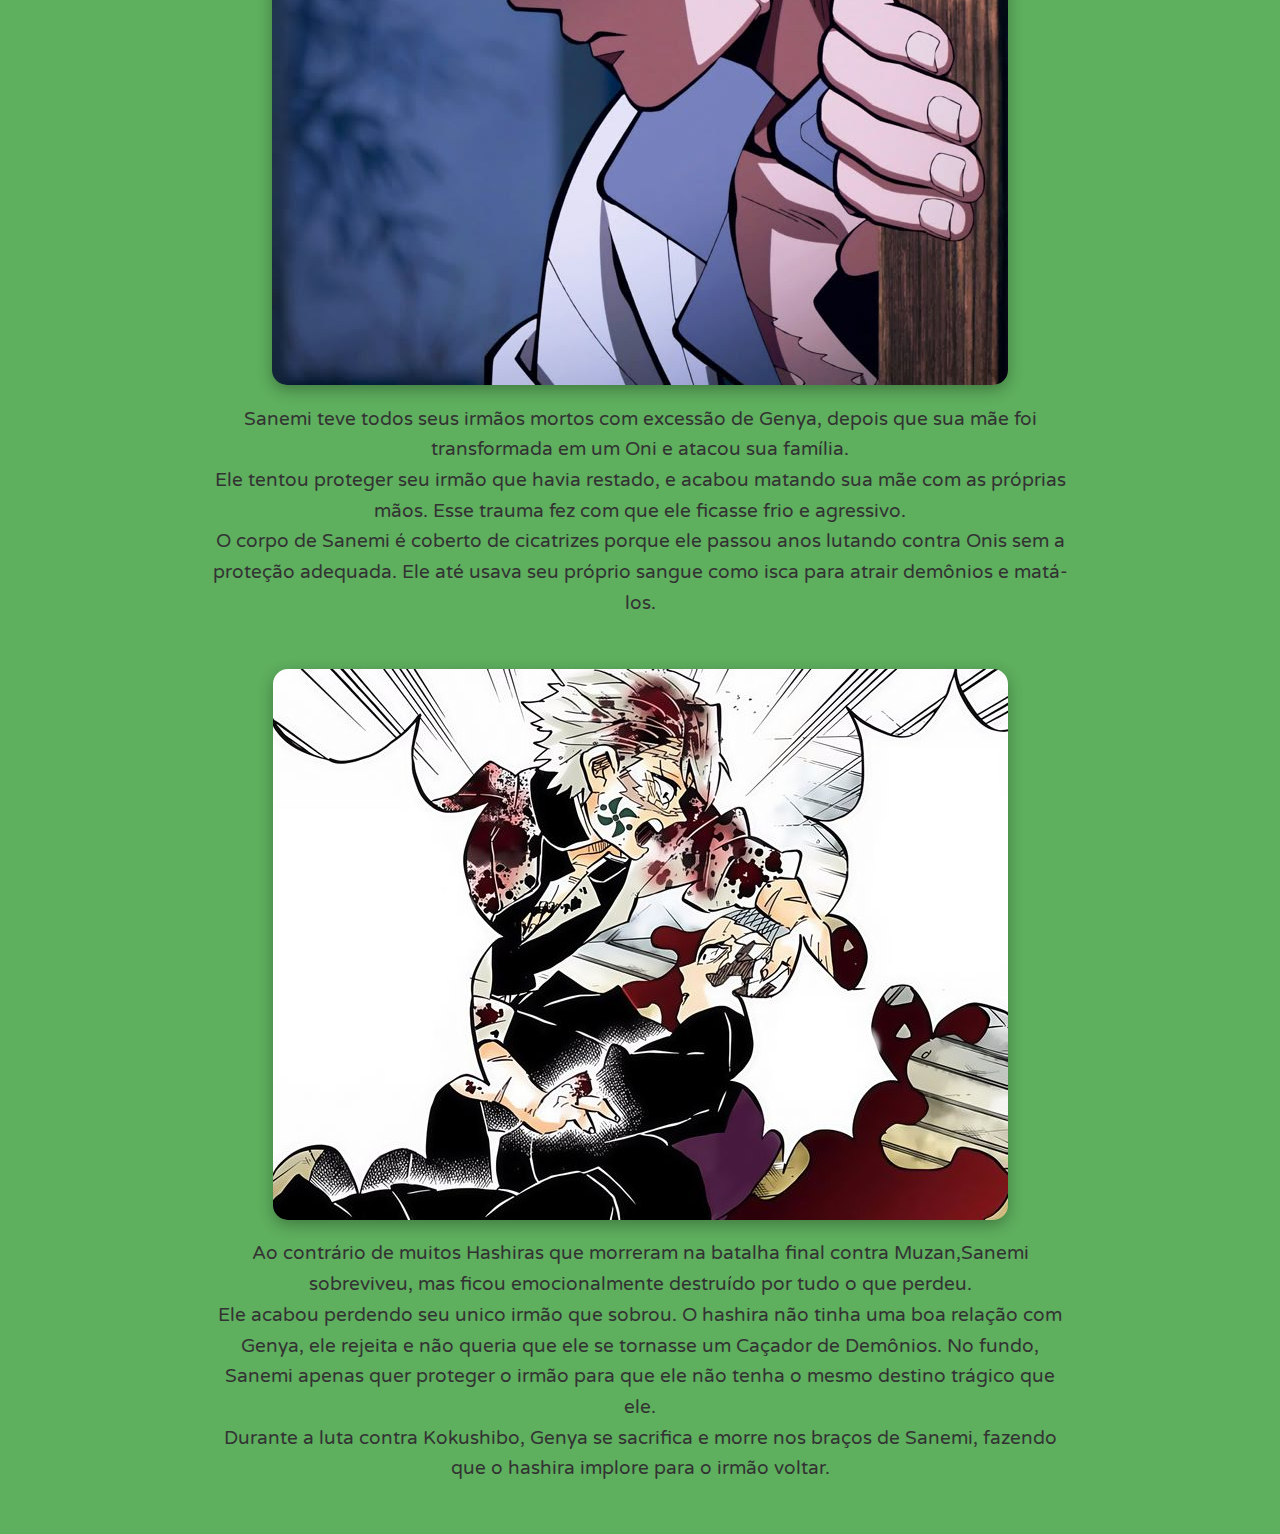
<file: sanemi.html>
<!DOCTYPE html>
<html lang="pt-br">
<head>
    <meta charset="UTF-8">
    <meta name="viewport" content="width=device-width, initial-scale=1.0">
    <title>Mais sobre Sanemi Shinazugawa</title>
    <link rel="stylesheet" href="sanemi.css">
</head>
<body> 
    <header>
        <h1>Mais curiosidades do  Pilar da Chamas</h1> 
    </header>
    <section id="sanemi-info">
        <img src="imagens2/sanemi2.jpeg" alt="">
        <p>O Sanemi Shinazugawa é um dos Hashiras mais brutos e insanos de Demon Slayer, sendo o Hashira do Vento! Ele tem uma personalidade agressiva e explosiva, mas esconde uma história muito triste.<br>
            O sangue de Sanemi é tão especial que qualquer Oni que o sente fica enlouquecido de desejo. Isso é mencionado no mangá quando Kokushibo, a Lua Superior Um, nota que o cheiro do sangue dele é extremamente raro e intoxicante.<br>
            Diferente da maioria dos Hashiras, Sanemi não teve um mestre que o treinasse. Ele aprendeu a lutar sozinho, apenas com sua raiva e determinação, o que mostra o quão forte ele é.
            A Respiração do Vento é cheia de ataques selvagens e cortantes, como se fossem lâminas de vento. Ele pode até criar furacões cortantes com sua espada.
        </p>

        <section id="sanemi-info">
            <img src="imagens2/sanemibravo.jpeg" alt="">
            <p> Sanemi teve todos seus irmãos mortos com excessão de Genya, depois que sua mãe foi transformada em um Oni e atacou sua família.<br> Ele tentou proteger seu irmão que havia restado, e acabou matando sua mãe com as próprias mãos. Esse trauma fez com que ele ficasse frio e agressivo.<br>
                O corpo de Sanemi é coberto de cicatrizes porque ele passou anos lutando contra Onis sem a proteção adequada. Ele até usava seu próprio sangue como isca para atrair demônios e matá-los.
            </p>
        </section>

        <section id="sanemi-info">
            <img src="imagens2/sanemiirmao.jpeg" alt="">
            <p> Ao contrário de muitos Hashiras que morreram na batalha final contra Muzan,Sanemi sobreviveu, mas ficou emocionalmente destruído por tudo o que perdeu.<br>
                Ele acabou perdendo seu unico irmão que sobrou. O hashira não tinha uma boa relação com Genya, ele rejeita e não queria que ele se tornasse um Caçador de Demônios. No fundo, Sanemi apenas quer proteger o irmão para que ele não tenha o mesmo destino trágico que ele.<br>
                Durante a luta contra Kokushibo, Genya se sacrifica e morre nos braços de Sanemi, fazendo que o hashira implore para o irmão voltar.
        </section>
</file>
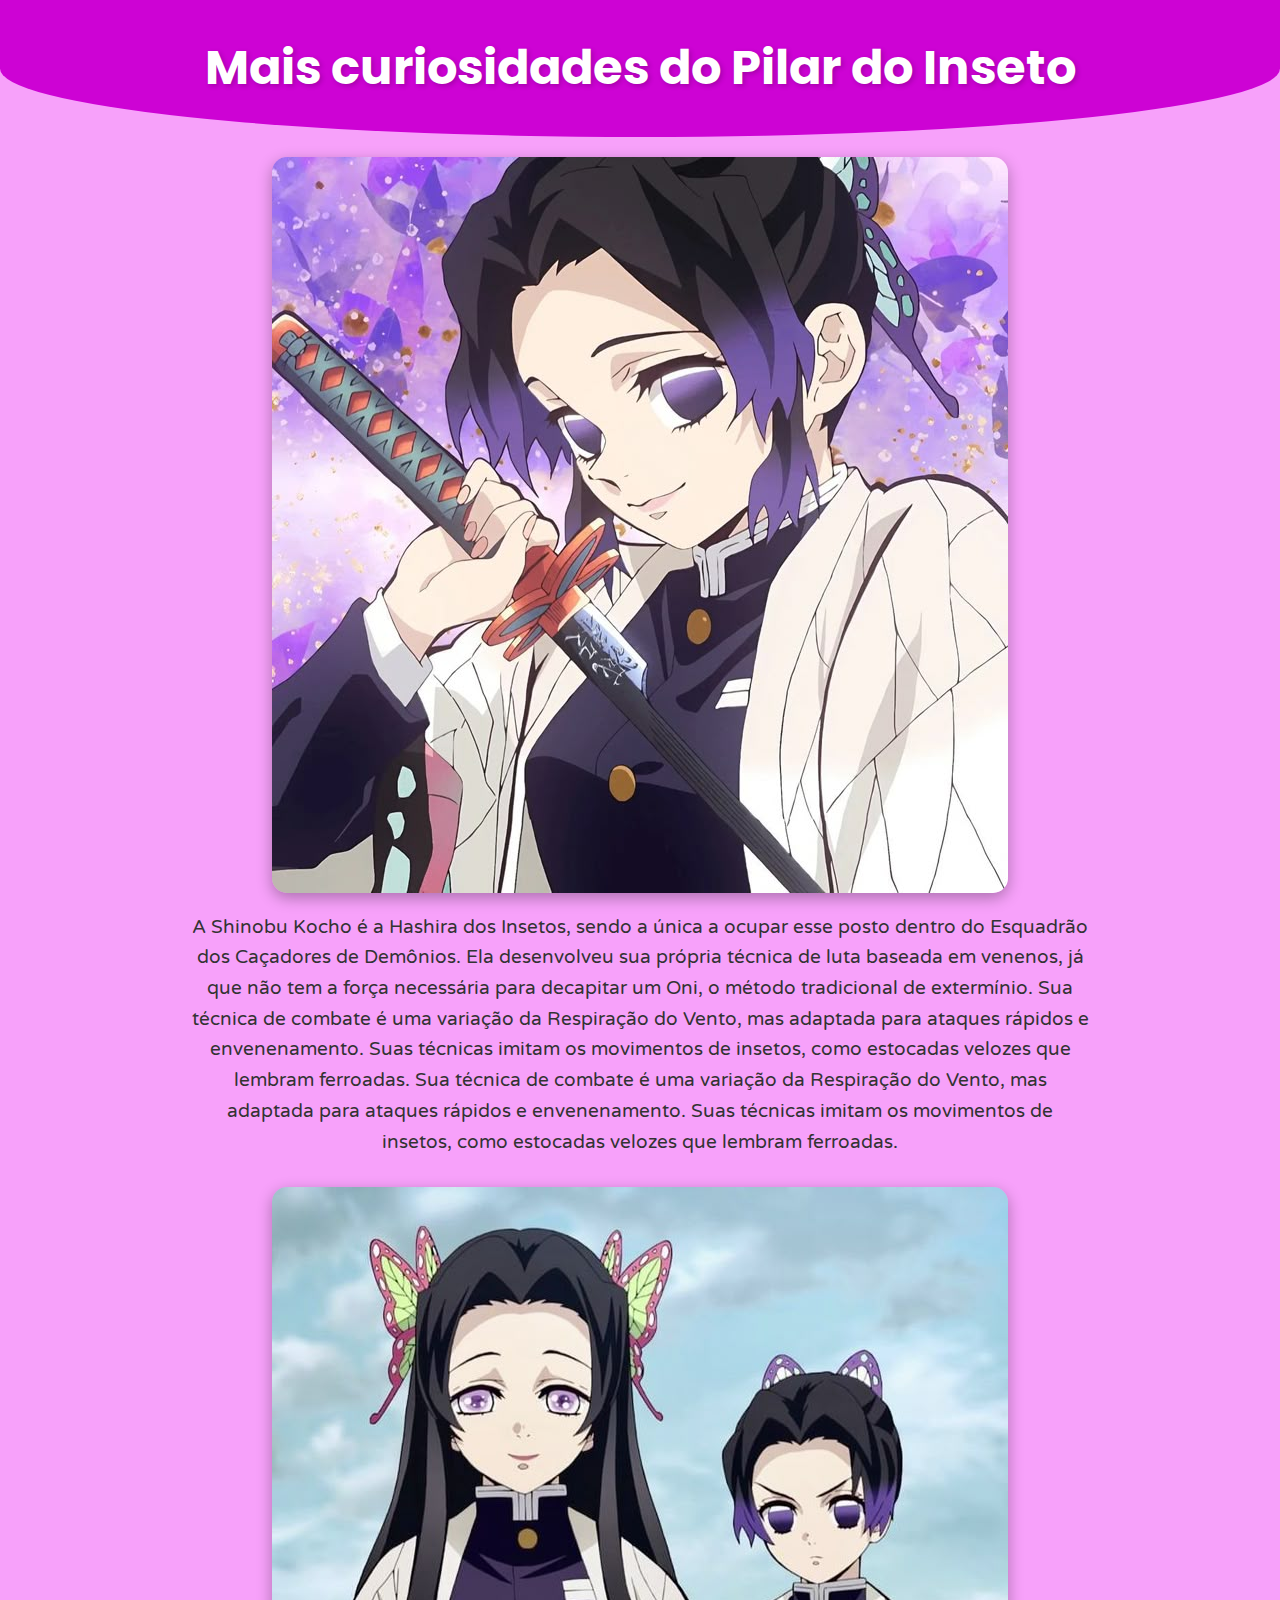
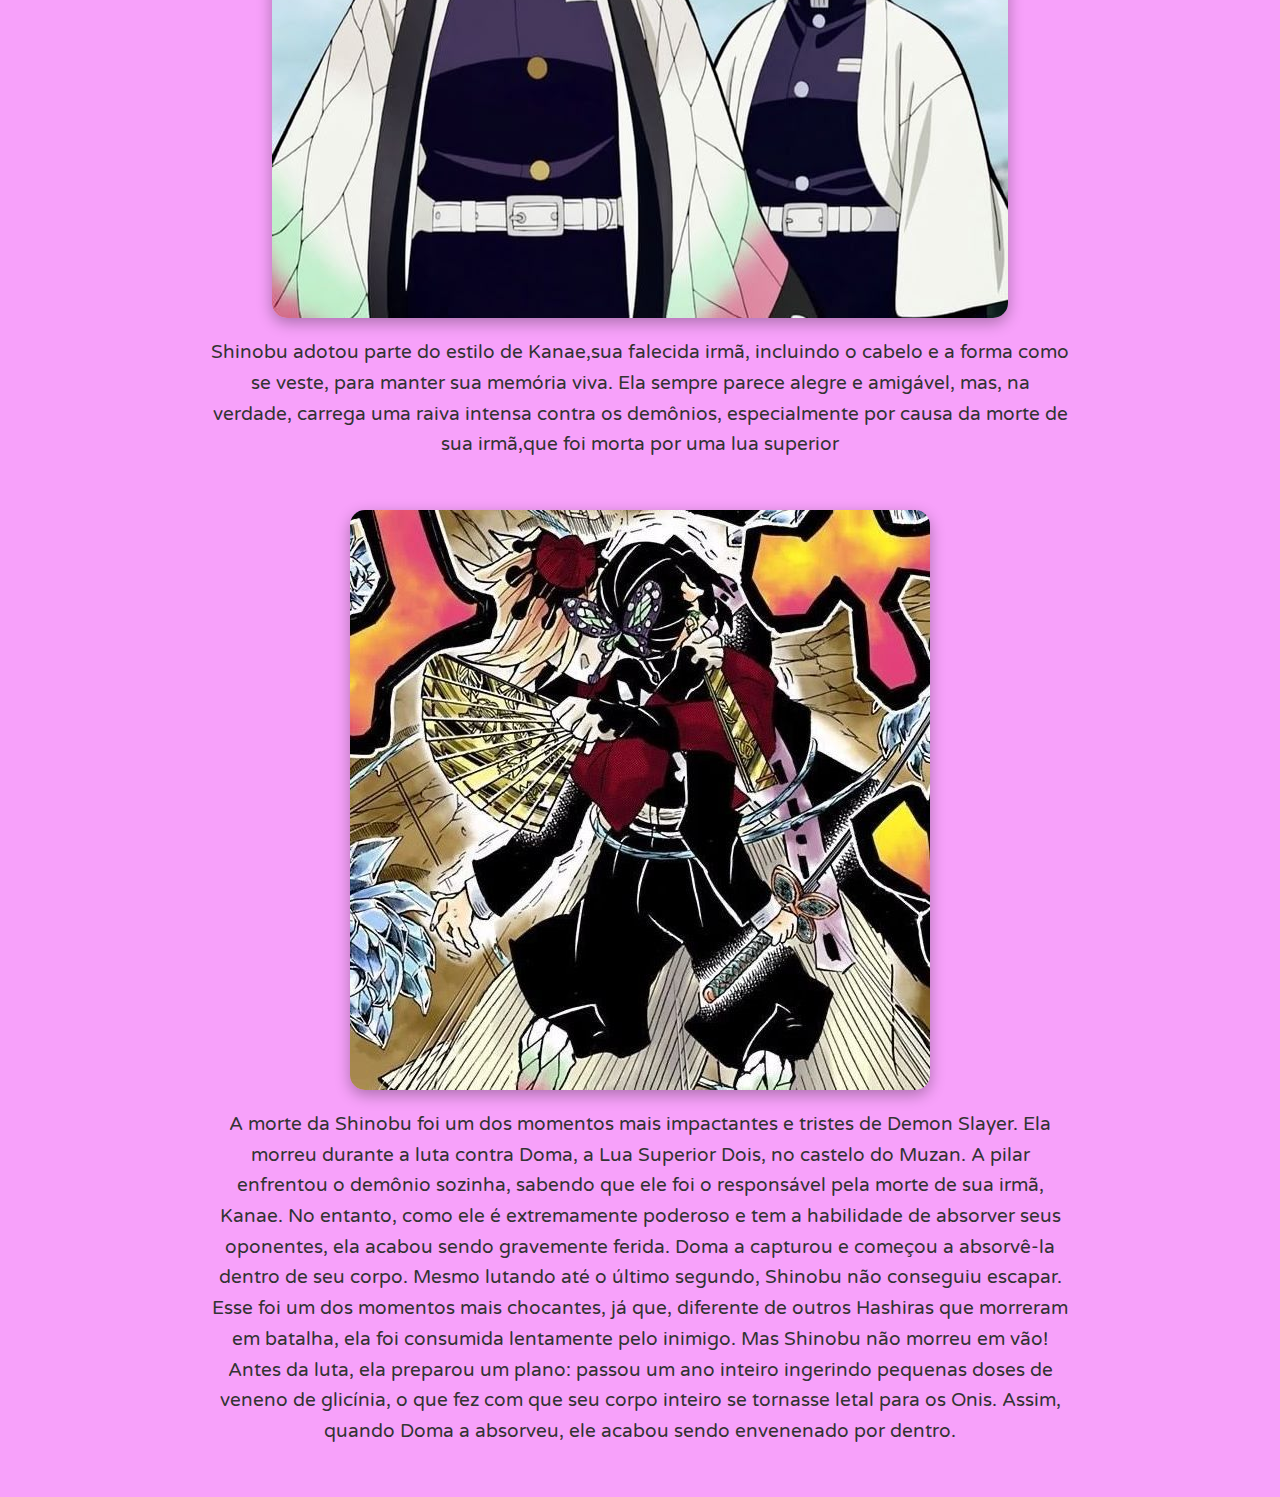
<file: shinobu.html>
<!DOCTYPE html>
<html lang="pt-br">
<head>
    <meta charset="UTF-8">
    <meta name="viewport" content="width=device-width, initial-scale=1.0">
    <title>Mais sobre Shinobu Kochõ</title>
    <link rel="stylesheet" href="shinobu.css">
</head>
<body> 
    <header>
        <h1>Mais curiosidades do  Pilar do Inseto</h1> 
    </header>
    <section id="shinobu-info">
        <img src="imagens2/shinobu2.jpeg" alt="">
        <p>A Shinobu Kocho é a Hashira dos Insetos, sendo a única a ocupar esse posto dentro do Esquadrão dos Caçadores de Demônios. Ela desenvolveu sua própria técnica de luta baseada em venenos, já que não tem a força necessária para decapitar um Oni, o método tradicional de extermínio.
            Sua técnica de combate é uma variação da Respiração do Vento, mas adaptada para ataques rápidos e envenenamento. Suas técnicas imitam os movimentos de insetos, como estocadas velozes que lembram ferroadas.
            Sua técnica de combate é uma variação da Respiração do Vento, mas adaptada para ataques rápidos e envenenamento. Suas técnicas imitam os movimentos de insetos, como estocadas velozes que lembram ferroadas.
        </p>
    
    <section id="shinobu-info">
        <img src="imagens2/shinobuirma.jpeg" alt="">
        <p> Shinobu adotou parte do estilo de Kanae,sua falecida irmã, incluindo o cabelo e a forma como se veste, para manter sua memória viva.
            Ela sempre parece alegre e amigável, mas, na verdade, carrega uma raiva intensa contra os demônios, especialmente por causa da morte de sua irmã,que foi morta por uma lua superior
        </p>
    </section>
    
    <section id="shinobu-info">
        <img src="imagens2/shinobumorte.jpeg" alt="">
        <p>A morte da Shinobu foi um dos momentos mais impactantes e tristes de Demon Slayer. Ela morreu durante a luta contra Doma, a Lua Superior Dois, no castelo do Muzan.
        A pilar enfrentou o demônio sozinha, sabendo que ele foi o responsável pela morte de sua irmã, Kanae. No entanto, como ele é extremamente poderoso e tem a habilidade de absorver seus oponentes, ela acabou sendo gravemente ferida.
        Doma a capturou e começou a absorvê-la dentro de seu corpo. Mesmo lutando até o último segundo, Shinobu não conseguiu escapar. Esse foi um dos momentos mais chocantes, já que, diferente de outros Hashiras que morreram em batalha, ela foi consumida lentamente pelo inimigo.
        Mas Shinobu não morreu em vão! Antes da luta, ela preparou um plano: passou um ano inteiro ingerindo pequenas doses de veneno de glicínia, o que fez com que seu corpo inteiro se tornasse letal para os Onis. Assim, quando Doma a absorveu, ele acabou sendo envenenado por dentro.
        </p>
    </section>
</file>
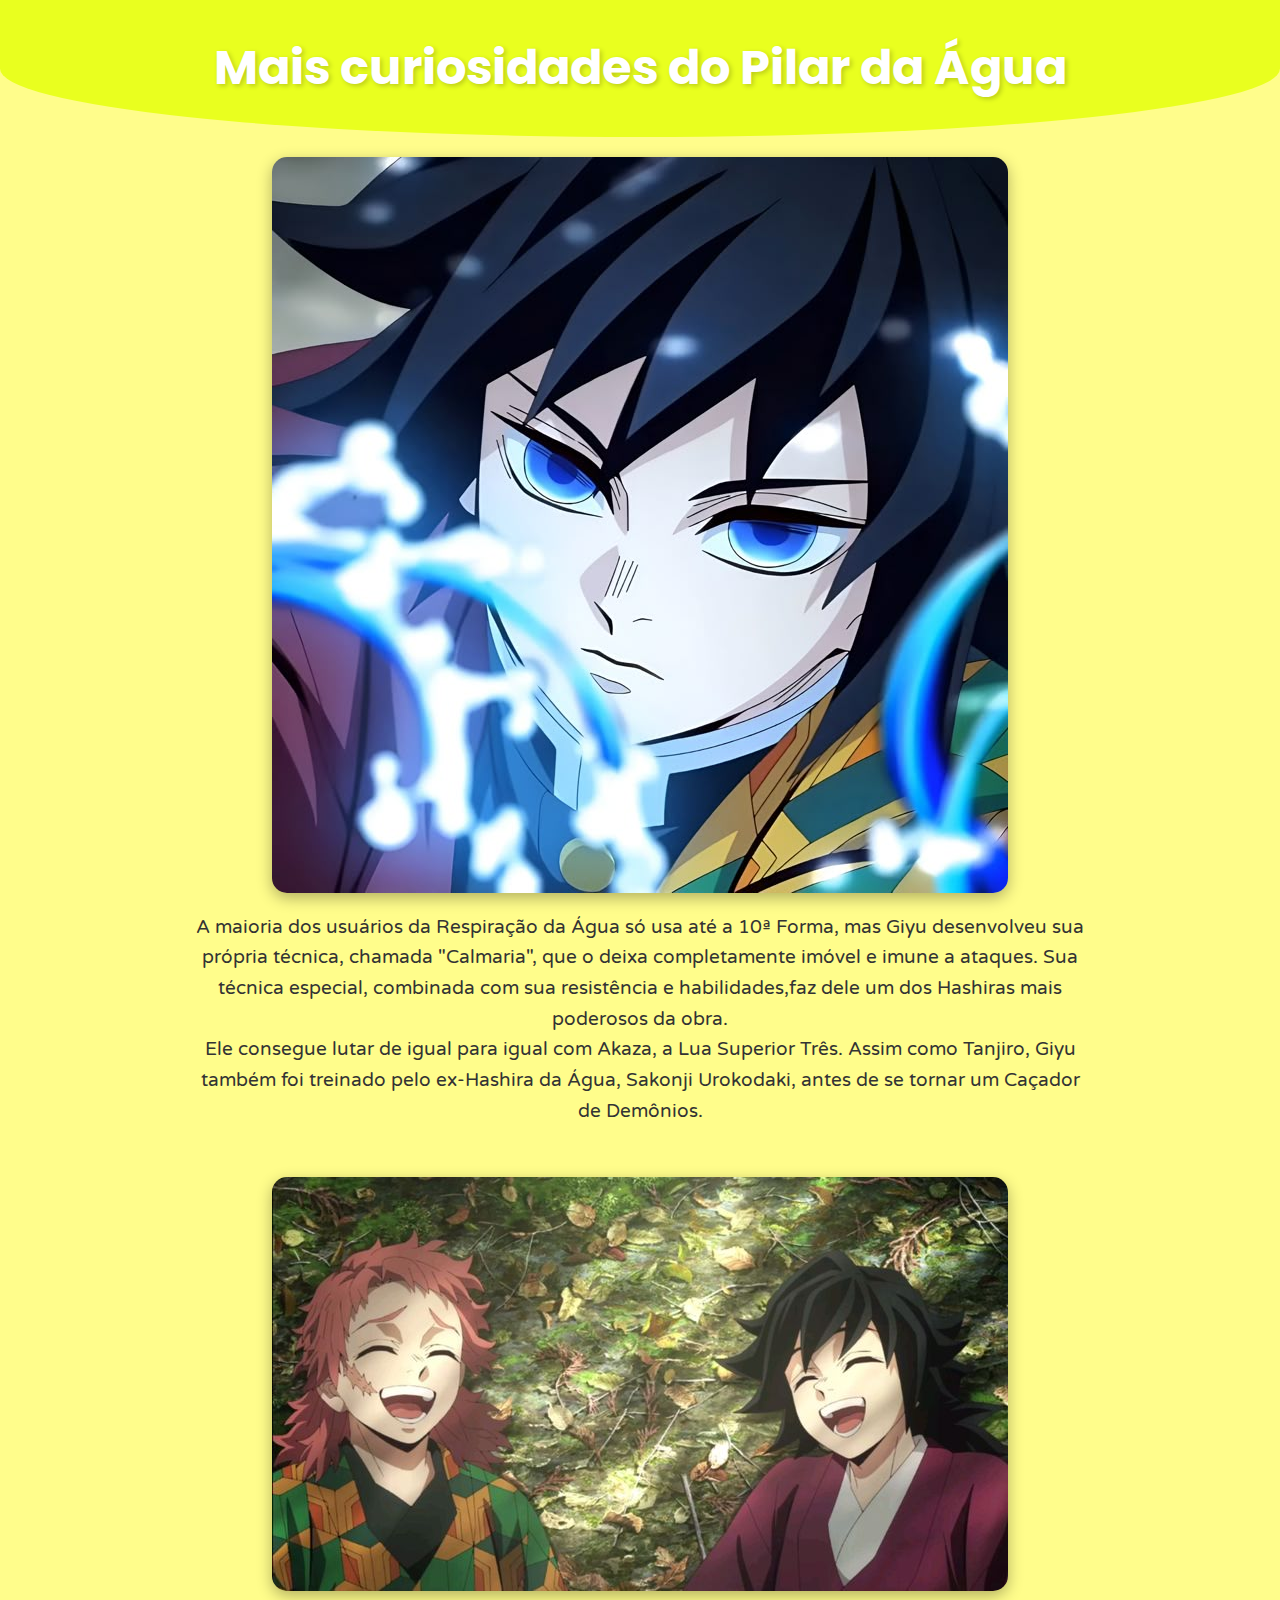
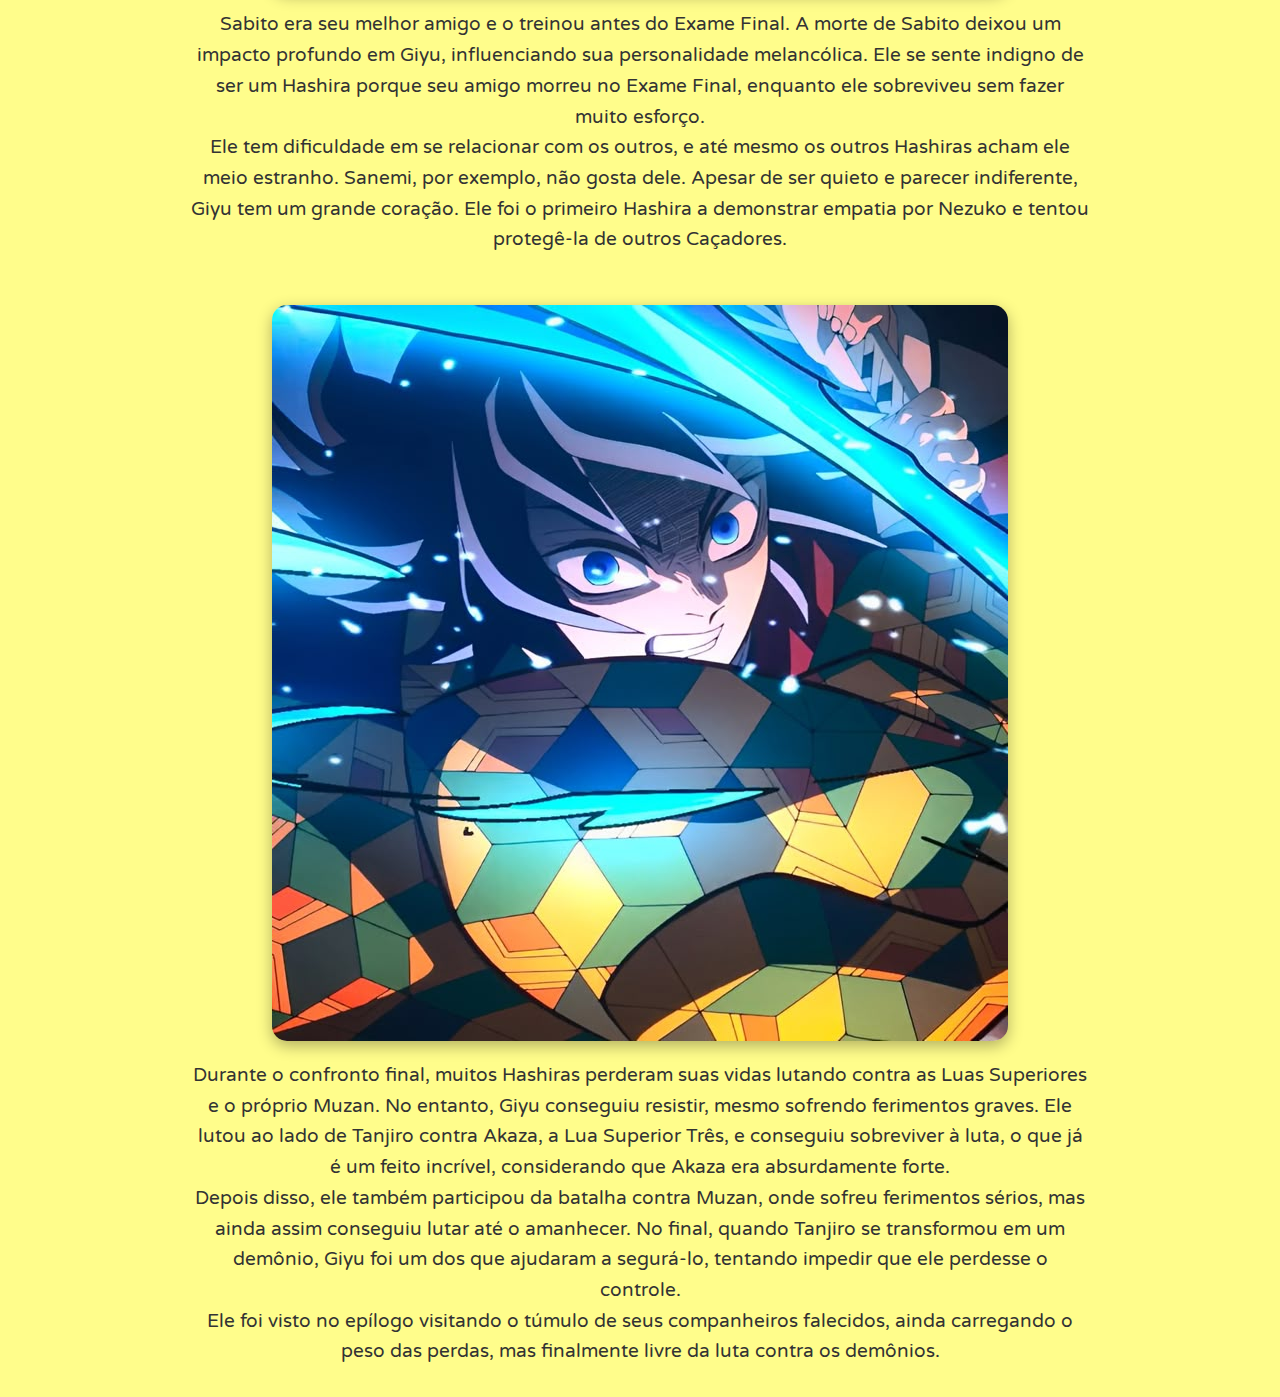
<file: tomioka.html>
<!DOCTYPE html>
<html lang="pt-br">
<head>
    <meta charset="UTF-8">
    <meta name="viewport" content="width=device-width, initial-scale=1.0">
    <title>Mais sobre Giyu Tomioka</title>
    <link rel="stylesheet" href="tomioka.css">
</head>
<body> 
    <header>
        <h1>Mais curiosidades do  Pilar da Água</h1> 
    </header>
    <section id="tomioka-info">
        <img src="imagens2/tomioka2.jpeg" alt="">
        <p> A maioria dos usuários da Respiração da Água só usa até a 10ª Forma, mas Giyu desenvolveu sua própria técnica, chamada "Calmaria", que o deixa completamente imóvel e imune a ataques.
            Sua técnica especial, combinada com sua resistência e habilidades,faz dele um dos Hashiras mais poderosos da obra.<br> Ele consegue lutar de igual para igual com Akaza, a Lua Superior Três.
            Assim como Tanjiro, Giyu também foi treinado pelo ex-Hashira da Água, Sakonji Urokodaki, antes de se tornar um Caçador de Demônios.
        </p>
    </section>

    <section id="tomioka-info">
        <img src="imagens2/tomiokaesabito.jpeg" alt="">
        <p>Sabito era seu melhor amigo e o treinou antes do Exame Final. A morte de Sabito deixou um impacto profundo em Giyu, influenciando sua personalidade melancólica.
            Ele se sente indigno de ser um Hashira porque seu amigo morreu no Exame Final, enquanto ele sobreviveu sem fazer muito esforço.<br>
            Ele tem dificuldade em se relacionar com os outros, e até mesmo os outros Hashiras acham ele meio estranho. Sanemi, por exemplo, não gosta dele.
            Apesar de ser quieto e parecer indiferente, Giyu tem um grande coração. Ele foi o primeiro Hashira a demonstrar empatia por Nezuko e tentou protegê-la de outros Caçadores.
        </p>
    </section>

    <section  id="tomioka-info">
        <img src="imagens2/tomioka3.jpeg" alt="">
        <p>Durante o confronto final, muitos Hashiras perderam suas vidas lutando contra as Luas Superiores e o próprio Muzan. No entanto, Giyu conseguiu resistir, mesmo sofrendo ferimentos graves. Ele lutou ao lado de Tanjiro contra Akaza, a Lua Superior Três, e conseguiu sobreviver à luta, o que já é um feito incrível, considerando que Akaza era absurdamente forte.<br>
            Depois disso, ele também participou da batalha contra Muzan, onde sofreu ferimentos sérios, mas ainda assim conseguiu lutar até o amanhecer. No final, quando Tanjiro se transformou em um demônio, Giyu foi um dos que ajudaram a segurá-lo, tentando impedir que ele perdesse o controle.<br>
            Ele foi visto no epílogo visitando o túmulo de seus companheiros falecidos, ainda carregando o peso das perdas, mas finalmente livre da luta contra os demônios.
        </p>
    </section>
</file>
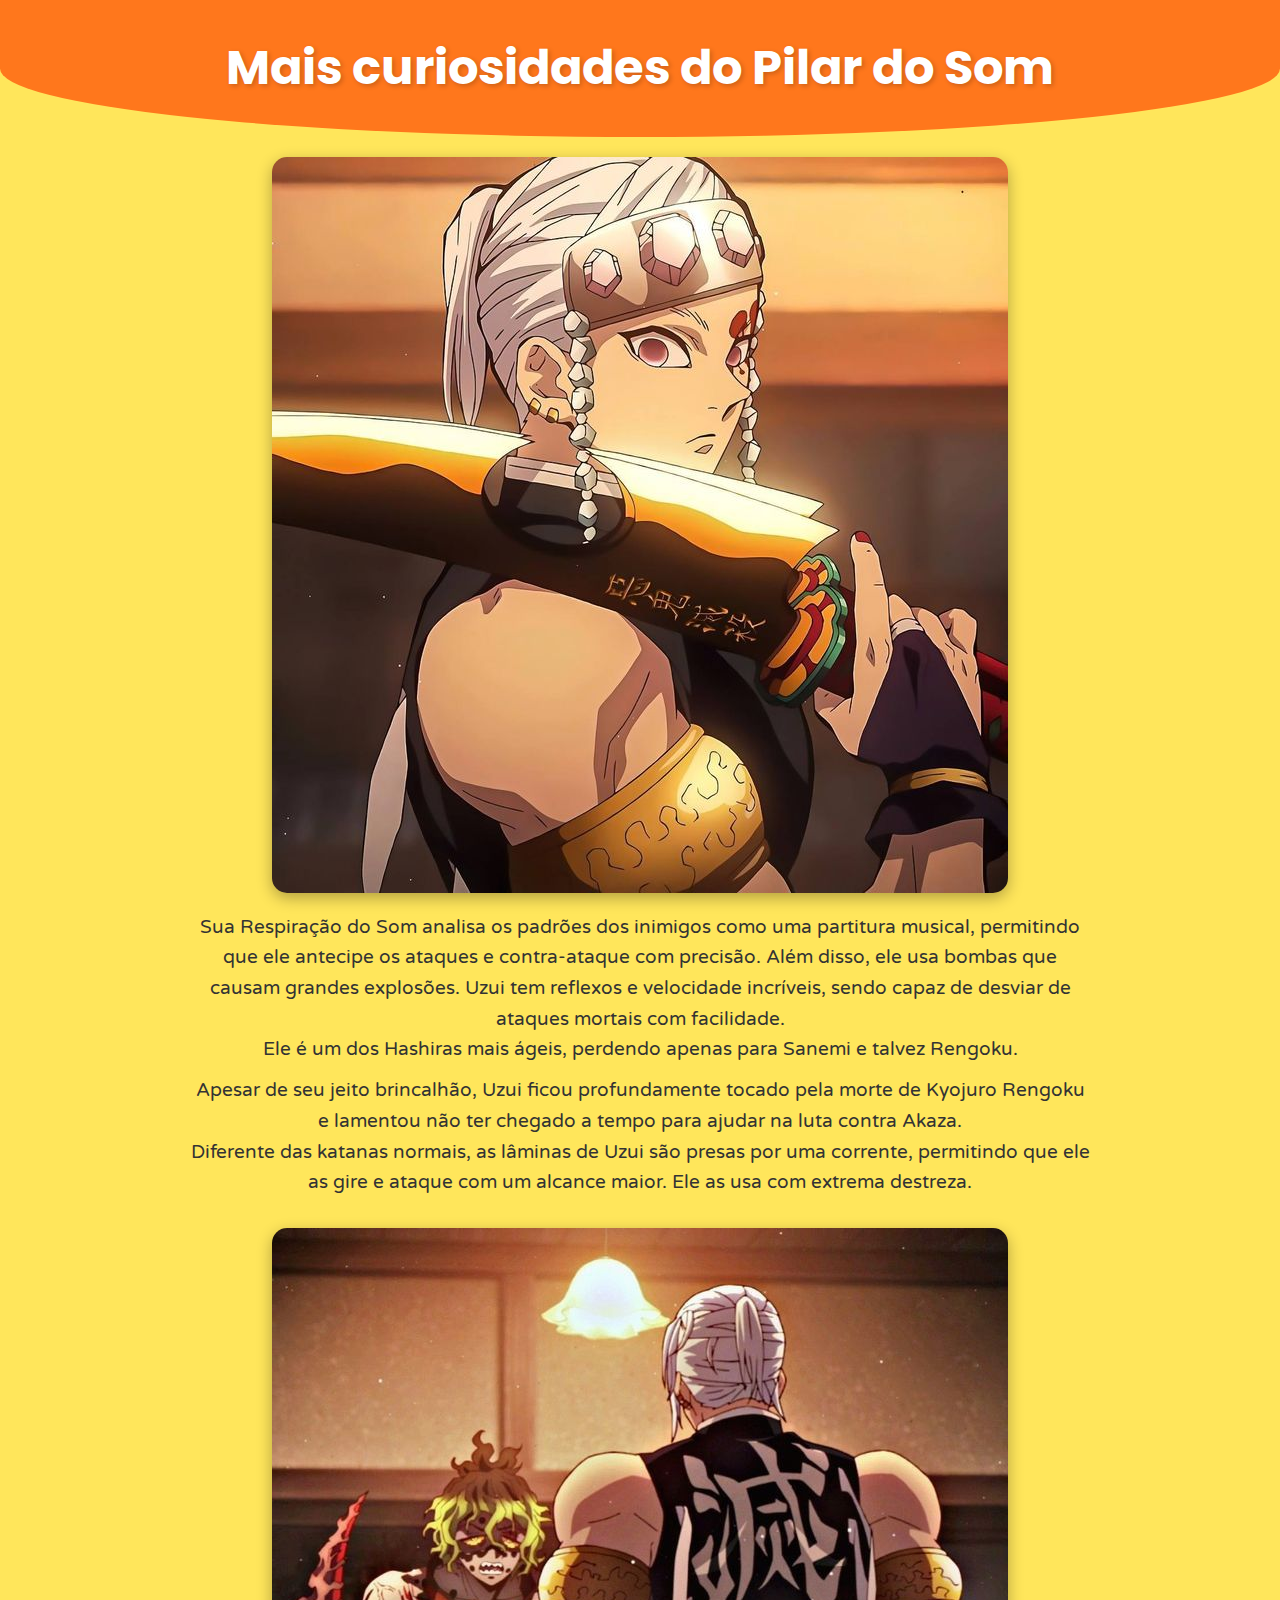
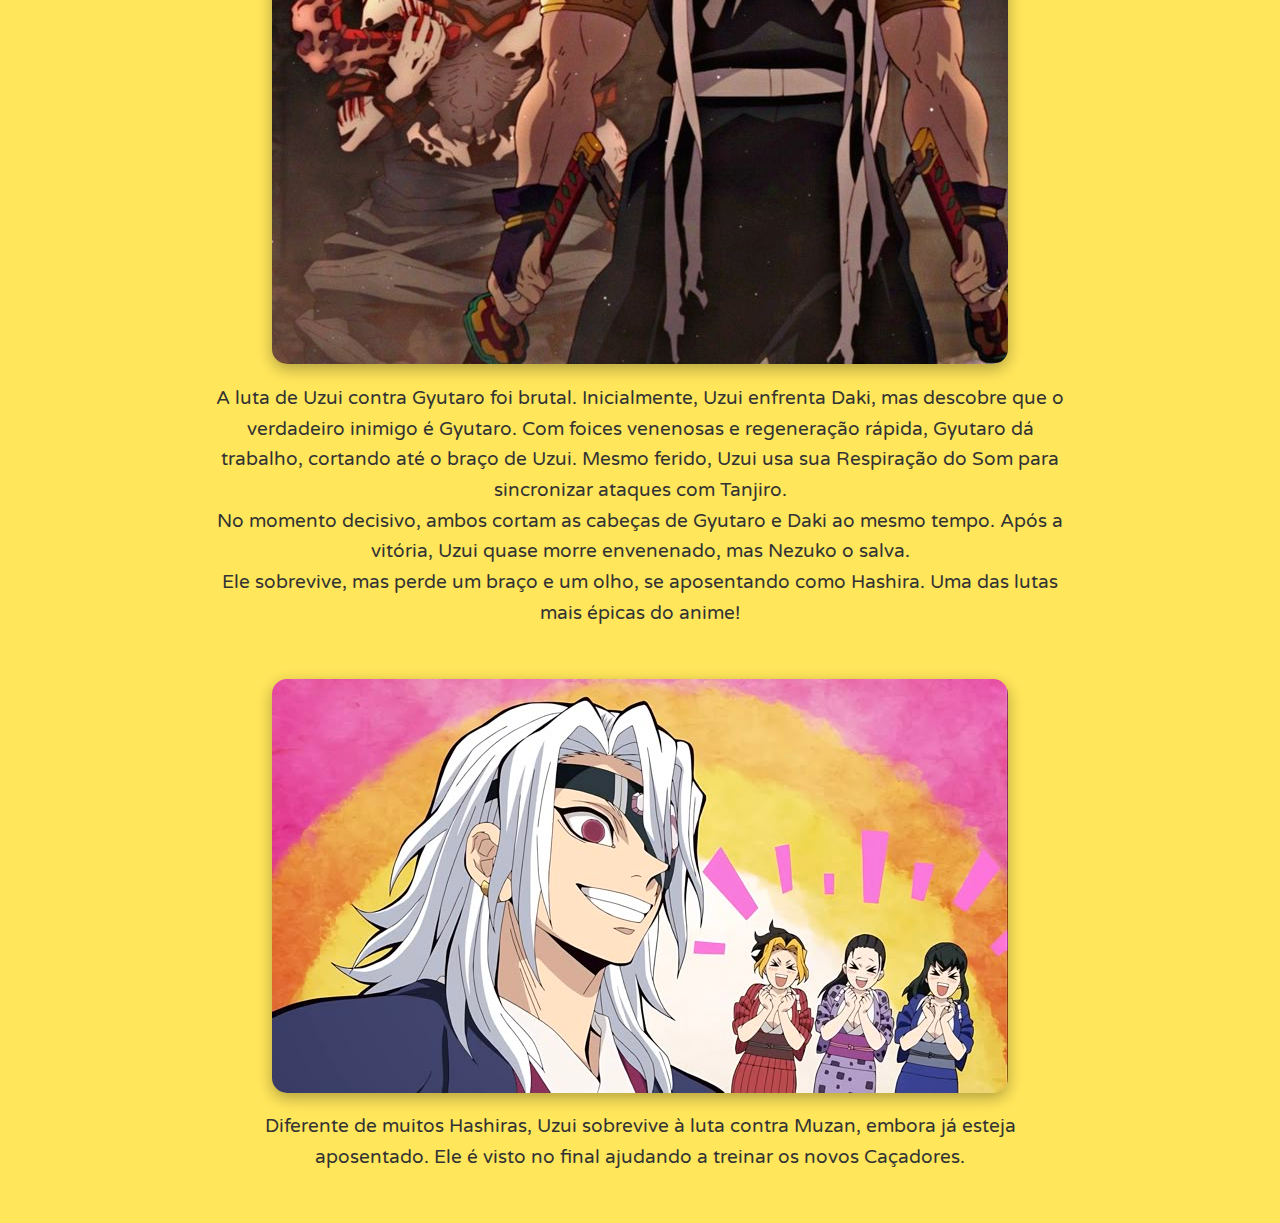
<file: uzui.html>
<!DOCTYPE html>
<html lang="pt-br">
<head>
    <meta charset="UTF-8">
    <meta name="viewport" content="width=device-width, initial-scale=1.0">
    <title>Mais sobre Uzui Tengen</title>
    <link rel="stylesheet" href="uzui.css">
</head>
<body> 
    <header>
        <h1>Mais curiosidades do  Pilar do Som</h1> 
    </header>
    <section id="uzui-info">
        <img src="imagens2/uzui2.jpeg" alt="">
        <p> Sua Respiração do Som analisa os padrões dos inimigos como uma partitura musical, permitindo que ele antecipe os ataques e contra-ataque com precisão. Além disso, ele usa bombas que causam grandes explosões.
            Uzui tem reflexos e velocidade incríveis, sendo capaz de desviar de ataques mortais com facilidade.<br> Ele é um dos Hashiras mais ágeis, perdendo apenas para Sanemi e talvez Rengoku.
        </p>
        <p>Apesar de seu jeito brincalhão, Uzui ficou profundamente tocado pela morte de Kyojuro Rengoku e lamentou não ter chegado a tempo para ajudar na luta contra Akaza.<br>
           Diferente das katanas normais, as lâminas de Uzui são presas por uma corrente, permitindo que ele as gire e ataque com um alcance maior. Ele as usa com extrema destreza.
        </p>

        <section id="uzui-info">
            <img src="imagens2/uzui3.jpeg" alt="">
            <p>A luta de Uzui contra Gyutaro foi brutal. Inicialmente, Uzui enfrenta Daki, mas descobre que o verdadeiro inimigo é Gyutaro. Com foices venenosas e regeneração rápida, Gyutaro dá trabalho, cortando até o braço de Uzui. Mesmo ferido, Uzui usa sua Respiração do Som para sincronizar ataques com Tanjiro.<br> No momento decisivo, ambos cortam as cabeças de Gyutaro e Daki ao mesmo tempo. Após a vitória, Uzui quase morre envenenado, mas Nezuko o salva.<br> Ele sobrevive, mas perde um braço e um olho, se aposentando como Hashira. Uma das lutas mais épicas do anime!</p>

        </section>

        <section id="uzui-info">
            <img src="imagens2/uzuilast.jpeg" alt="">
            <p> Diferente de muitos Hashiras, Uzui sobrevive à luta contra Muzan, embora já esteja aposentado. Ele é visto no final ajudando a treinar os novos Caçadores.</p>
        </section>
</file>
<file: styles.css>
/* Estilos básicos e animação para a página */
body {
    font-family: Arial, sans-serif;
    background-color: #f4f4f9;
    margin: 0;
    padding: 0;
    animation: fadeIn 1s ease-in-out;
}

/* Estilos para o cabeçalho */
header {
    text-align: center;
    background-color: #333;
    color: #fff;
    padding: 20px;
}

h1 {
    font-size: 2.5em;
}

/* Seções */
section {
    padding: 20px;
    margin: 0 auto;
    max-width: 1200px;
}

h2 {
    font-size: 2em;
    margin-bottom: 20px;
}

/* Colunas para os personagens */
#personagens {
    display: grid;
    grid-template-columns: repeat(auto-fill, minmax(250px, 1fr));
    gap: 20px;
    padding: 10px;
}

/* Estilos de cada personagem */
.personagem {
    background-color: #fff;
    border-radius: 10px;
    box-shadow: 0 4px 10px rgba(0, 0, 0, 0.1);
    text-align: center;
    padding: 15px;
    transition: transform 0.3s ease, box-shadow 0.3s ease;
}

.personagem:hover {
    transform: translateY(-10px);
    box-shadow: 0 8px 20px rgba(0, 0, 0, 0.2);
}

/* Estilos para as imagens dos personagens */
.personagem img {
    max-width: 100%;
    height: auto;
    border-radius: 10px;
    transition: transform 0.3s ease, box-shadow 0.3s ease;
}

.personagem img:hover {
    transform: scale(1.1);
    box-shadow: 0 4px 15px rgba(0, 0, 0, 0.2);
}

/* Link para as imagens */
a {
    text-decoration: none;
    display: inline-block;
}

/* Estilos para texto */
p {
    font-size: 1.1em;
    color: #333;
}

strong {
    color: #000000;
}

/* Animação de carregamento */
@keyframes fadeIn {
    0% {
        opacity: 0;
    }
    100% {
        opacity: 1;
    }
}
</file>
<file: gyomei.css>
/* gyomei.css */
@import url('https://fonts.googleapis.com/css2?family=Poppins:wght@300;400;600&family=Varela+Round&display=swap');

body {
    font-family: 'Varela Round', sans-serif;
    background-color: #b4c09f;
    color: #333;
    margin: 0;
    padding: 0;
    box-sizing: border-box;
    line-height: 1.6;
    font-size: 18px;
}

header {
    background-color: #9b9595; /* cinza como referencia as pedras */
    color: #fff;
    text-align: center;
    padding: 30px 10px;
    border-radius: 0 0 50% 50%;
}

header h1 {
    font-family: 'Poppins', sans-serif;
    font-size: 3rem;
    margin: 0;
    text-shadow: 2px 2px 5px rgba(0, 0, 0, 0.2);
}

#gyomei-info {
    padding: 20px;
    max-width: 900px;
    margin: 0 auto;
    text-align: center;
}

#gyomei-info img {
    max-width: 100%;
    border-radius: 15px;
    box-shadow: 0px 5px 15px rgba(0, 0, 0, 0.3);
}

#gyomei-info p {
    font-size: 1.2rem;
    color: #333;
    margin: 10px 0;
}

footer {
    text-align: center;

}
</file>
<file: mitsuri.css>
/* mitsuri.css */
@import url('https://fonts.googleapis.com/css2?family=Poppins:wght@300;400;600&family=Varela+Round&display=swap');

body {
    font-family: 'Varela Round', sans-serif;
    background-color: #e797bf;
    color: #333;
    margin: 0;
    padding: 0;
    box-sizing: border-box;
    line-height: 1.6;
    font-size: 18px;
}

header {
    background-color: #f50014; /* vermelho como referência ao amor */
    color: #fff;
    text-align: center;
    padding: 30px 10px;
    border-radius: 0 0 50% 50%;
}

header h1 {
    font-family: 'Poppins', sans-serif;
    font-size: 3rem;
    margin: 0;
    text-shadow: 2px 2px 5px rgba(0, 0, 0, 0.2);
}

#mitsuri-info {
    padding: 20px;
    max-width: 900px;
    margin: 0 auto;
    text-align: center;
}

#mitsuri-info img {
    max-width: 100%;
    border-radius: 15px;
    box-shadow: 0px 5px 15px rgba(0, 0, 0, 0.3);
}

#mitsuri-info p {
    font-size: 1.2rem;
    color: #333;
    margin: 10px 0;
}

footer {
    text-align: center;

}
</file>
<file: muichiro.css>
/* muichiro.css */
@import url('https://fonts.googleapis.com/css2?family=Poppins:wght@300;400;600&family=Varela+Round&display=swap');

body {
    font-family: 'Varela Round', sans-serif;
    background-color: #94afb4;
    color: #333;
    margin: 0;
    padding: 0;
    box-sizing: border-box;
    line-height: 1.6;
    font-size: 18px;
}

header {
    background-color: #0387bb; /* azul claro em referencia a seu traje */
    color: #fff;
    text-align: center;
    padding: 30px 10px;
    border-radius: 0 0 50% 50%;
}

header h1 {
    font-family: 'Poppins', sans-serif;
    font-size: 3rem;
    margin: 0;
    text-shadow: 2px 2px 5px rgba(0, 0, 0, 0.2);
}

#muichiro-info {
    padding: 20px;
    max-width: 900px;
    margin: 0 auto;
    text-align: center;
}

#muichiro-info img {
    max-width: 100%;
    border-radius: 15px;
    box-shadow: 0px 5px 15px rgba(0, 0, 0, 0.3);
}

#muichiro-info p {
    font-size: 1.2rem;
    color: #333;
    margin: 10px 0;
}

footer {
    text-align: center;

}
</file>
<file: obanai.css>
/* obanai.css */
@import url('https://fonts.googleapis.com/css2?family=Poppins:wght@300;400;600&family=Varela+Round&display=swap');

body {
    font-family: 'Varela Round', sans-serif;
    background-color: #b9b9be;
    color: #333;
    margin: 0;
    padding: 0;
    box-sizing: border-box;
    line-height: 1.6;
    font-size: 18px;
}

header {
    background-color: #0c2a57; /* vermelho como referência ao amor */
    color: #fff;
    text-align: center;
    padding: 30px 10px;
    border-radius: 0 0 50% 50%;
}

header h1 {
    font-family: 'Poppins', sans-serif;
    font-size: 3rem;
    margin: 0;
    text-shadow: 2px 2px 5px rgba(0, 0, 0, 0.2);
}

#obanai-info {
    padding: 20px;
    max-width: 900px;
    margin: 0 auto;
    text-align: center;
}

#obanai-info img {
    max-width: 100%;
    border-radius: 15px;
    box-shadow: 0px 5px 15px rgba(0, 0, 0, 0.3);
}

#obanai-info p {
    font-size: 1.2rem;
    color: #333;
    margin: 10px 0;
}

footer {
    text-align: center;

}
</file>
<file: rengoku.css>
/* rengoku.css */
@import url('https://fonts.googleapis.com/css2?family=Poppins:wght@300;400;600&family=Varela+Round&display=swap');

body {
    font-family: 'Varela Round', sans-serif;
    background-color: #ffe9ad;
    color: #333;
    margin: 0;
    padding: 0;
    box-sizing: border-box;
    line-height: 1.6;
    font-size: 18px;
}

header {
    background-color: #f46d3a; /* Laranja como referência às chamas */
    color: #fff;
    text-align: center;
    padding: 30px 10px;
    border-radius: 0 0 50% 50%;
}

header h1 {
    font-family: 'Poppins', sans-serif;
    font-size: 3rem;
    margin: 0;
    text-shadow: 2px 2px 5px rgba(0, 0, 0, 0.2);
}

#rengoku-info {
    padding: 20px;
    max-width: 900px;
    margin: 0 auto;
    text-align: center;
}

#rengoku-info img {
    max-width: 100%;
    border-radius: 15px;
    box-shadow: 0px 5px 15px rgba(0, 0, 0, 0.3);
}

#rengoku-info p {
    font-size: 1.2rem;
    color: #333;
    margin: 10px 0;
}

footer {
    text-align: center;

}
</file>
<file: sanemi.css>
/* sanemi.css */
@import url('https://fonts.googleapis.com/css2?family=Poppins:wght@300;400;600&family=Varela+Round&display=swap');

body {
    font-family: 'Varela Round', sans-serif;
    background-color: #5eaf5e;
    color: #333;
    margin: 0;
    padding: 0;
    box-sizing: border-box;
    line-height: 1.6;
    font-size: 18px;
}

header {
    background-color: #14d803; /* verde como referencia a sua espada */
    color: #fff;
    text-align: center;
    padding: 30px 10px;
    border-radius: 0 0 50% 50%;
}

header h1 {
    font-family: 'Poppins', sans-serif;
    font-size: 3rem;
    margin: 0;
    text-shadow: 2px 2px 5px rgba(0, 0, 0, 0.2);
}

#sanemi-info {
    padding: 20px;
    max-width: 900px;
    margin: 0 auto;
    text-align: center;
}

#sanemi-info img {
    max-width: 100%;
    border-radius: 15px;
    box-shadow: 0px 5px 15px rgba(0, 0, 0, 0.3);
}

#sanemi-info p {
    font-size: 1.2rem;
    color: #333;
    margin: 10px 0;
}

footer {
    text-align: center;

}
</file>
<file: shinobu.css>
/* shinobu.css */
@import url('https://fonts.googleapis.com/css2?family=Poppins:wght@300;400;600&family=Varela+Round&display=swap');

body {
    font-family: 'Varela Round', sans-serif;
    background-color: #f7a1fa;
    color: #333;
    margin: 0;
    padding: 0;
    box-sizing: border-box;
    line-height: 1.6;
    font-size: 18px;
}

header {
    background-color: #cd03d4; /* roxo referência aos seus vestimentos */
    color: #fff;
    text-align: center;
    padding: 30px 10px;
    border-radius: 0 0 50% 50%;
}

header h1 {
    font-family: 'Poppins', sans-serif;
    font-size: 3rem;
    margin: 0;
    text-shadow: 2px 2px 5px rgba(0, 0, 0, 0.2);
}

#shinobu-info {
    padding: 20px;
    max-width: 900px;
    margin: 0 auto;
    text-align: center;
}

#shinobu-info img {
    max-width: 100%;
    border-radius: 15px;
    box-shadow: 0px 5px 15px rgba(0, 0, 0, 0.3);
}

#shinobu-info p {
    font-size: 1.2rem;
    color: #333;
    margin: 10px 0;
}

footer {
    text-align: center;

}
</file>
<file: tomioka.css>
/* tomioka.css */
@import url('https://fonts.googleapis.com/css2?family=Poppins:wght@300;400;600&family=Varela+Round&display=swap');

body {
    font-family: 'Varela Round', sans-serif;
    background-color: #fffd8b;
    color: #333;
    margin: 0;
    padding: 0;
    box-sizing: border-box;
    line-height: 1.6;
    font-size: 18px;
}

header {
    background-color: #e9ff1f; /* amarelo em referência ao seu traje */
    color: #fff;
    text-align: center;
    padding: 30px 10px;
    border-radius: 0 0 50% 50%;
}

header h1 {
    font-family: 'Poppins', sans-serif;
    font-size: 3rem;
    margin: 0;
    text-shadow: 2px 2px 5px rgba(0, 0, 0, 0.2);
}

#tomioka-info {
    padding: 20px;
    max-width: 900px;
    margin: 0 auto;
    text-align: center;
}

#tomioka-info img {
    max-width: 100%;
    border-radius: 15px;
    box-shadow: 0px 5px 15px rgba(0, 0, 0, 0.3);
}

#tomioka-info p {
    font-size: 1.2rem;
    color: #333;
    margin: 10px 0;
}

footer {
    text-align: center;

}
</file>
<file: uzui.css>
/* uzui.css */
@import url('https://fonts.googleapis.com/css2?family=Poppins:wght@300;400;600&family=Varela+Round&display=swap');

body {
    font-family: 'Varela Round', sans-serif;
    background-color: #ffe65b;
    color: #333;
    margin: 0;
    padding: 0;
    box-sizing: border-box;
    line-height: 1.6;
    font-size: 18px;
}

header {
    background-color: #ff771c; /* laranja em referência ao seu traje */
    color: #fff;
    text-align: center;
    padding: 30px 10px;
    border-radius: 0 0 50% 50%;
}

header h1 {
    font-family: 'Poppins', sans-serif;
    font-size: 3rem;
    margin: 0;
    text-shadow: 2px 2px 5px rgba(0, 0, 0, 0.2);
}

#uzui-info {
    padding: 20px;
    max-width: 900px;
    margin: 0 auto;
    text-align: center;
}

#uzui-info img {
    max-width: 100%;
    border-radius: 15px;
    box-shadow: 0px 5px 15px rgba(0, 0, 0, 0.3);
}

#uzui-info p {
    font-size: 1.2rem;
    color: #333;
    margin: 10px 0;
}

footer {
    text-align: center;

}
</file>
